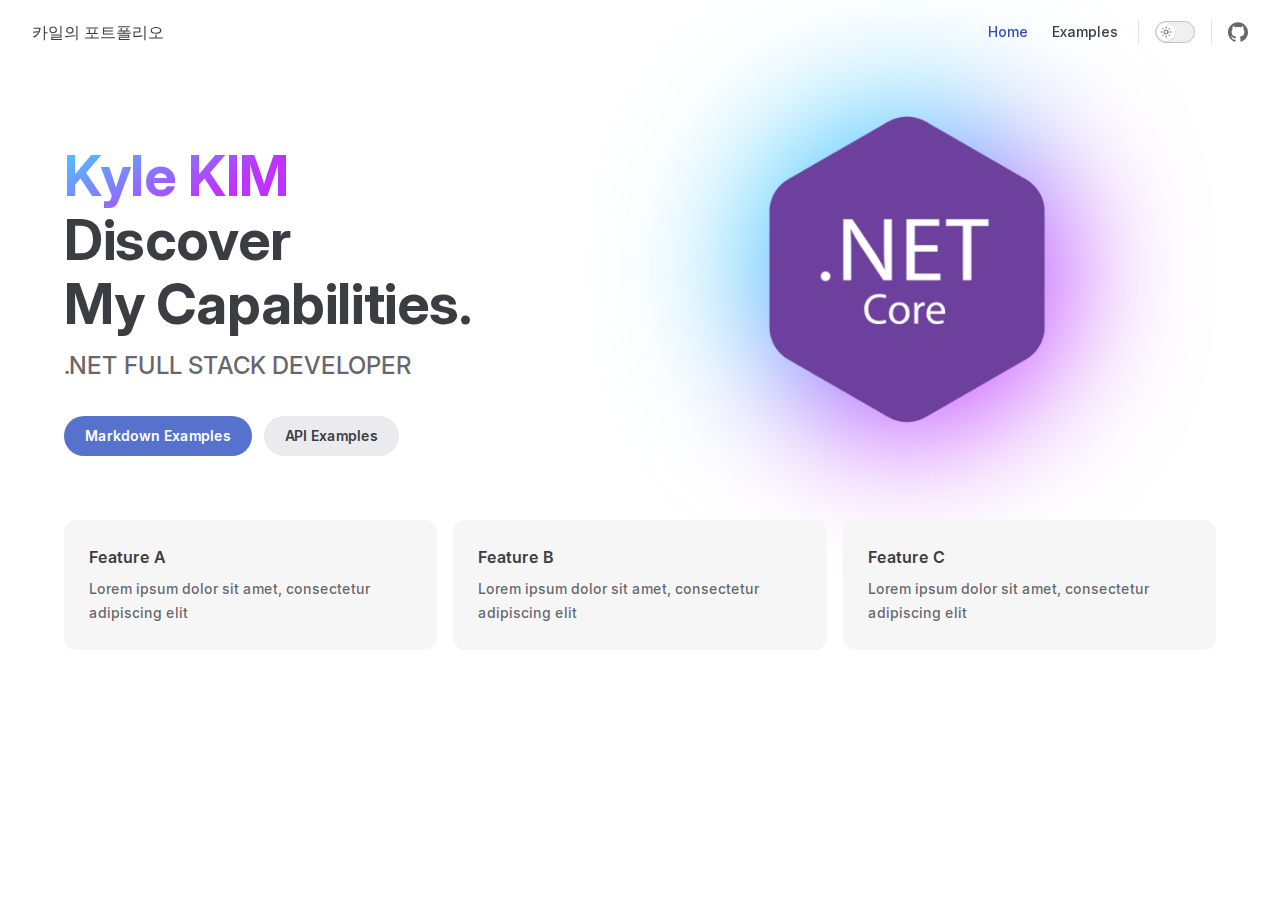
<file: index.html>
<!DOCTYPE html>
<html lang="en-US" dir="ltr">
  <head>
    <meta charset="utf-8">
    <meta name="viewport" content="width=device-width,initial-scale=1">
    <title>카일의 포트폴리오</title>
    <meta name="description" content="Kyle의 포트폴리오 안내 페이지">
    <meta name="generator" content="VitePress v1.5.0">
    <link rel="preload stylesheet" href="/assets/style.Bpom6SVV.css" as="style">
    <link rel="preload stylesheet" href="/vp-icons.css" as="style">
    
    <script type="module" src="/assets/app.CgkEBVeE.js"></script>
    <link rel="preload" href="/assets/inter-roman-latin.Di8DUHzh.woff2" as="font" type="font/woff2" crossorigin="">
    <link rel="modulepreload" href="/assets/chunks/theme.BZYu0AzV.js">
    <link rel="modulepreload" href="/assets/chunks/framework.DFDi2gAL.js">
    <link rel="modulepreload" href="/assets/index.md.oxh8yd6A.lean.js">
    <script id="check-dark-mode">(()=>{const e=localStorage.getItem("vitepress-theme-appearance")||"auto",a=window.matchMedia("(prefers-color-scheme: dark)").matches;(!e||e==="auto"?a:e==="dark")&&document.documentElement.classList.add("dark")})();</script>
    <script id="check-mac-os">document.documentElement.classList.toggle("mac",/Mac|iPhone|iPod|iPad/i.test(navigator.platform));</script>
  </head>
  <body>
    <div id="app"><div class="Layout" data-v-5d98c3a5><!--[--><!--]--><!--[--><span tabindex="-1" data-v-0f60ec36></span><a href="#VPContent" class="VPSkipLink visually-hidden" data-v-0f60ec36> Skip to content </a><!--]--><!----><header class="VPNav" data-v-5d98c3a5 data-v-ae24b3ad><div class="VPNavBar" data-v-ae24b3ad data-v-6aa21345><div class="wrapper" data-v-6aa21345><div class="container" data-v-6aa21345><div class="title" data-v-6aa21345><div class="VPNavBarTitle" data-v-6aa21345 data-v-1168a8e4><a class="title" href="/" data-v-1168a8e4><!--[--><!--]--><!----><span data-v-1168a8e4>카일의 포트폴리오</span><!--[--><!--]--></a></div></div><div class="content" data-v-6aa21345><div class="content-body" data-v-6aa21345><!--[--><!--]--><div class="VPNavBarSearch search" data-v-6aa21345><!----></div><nav aria-labelledby="main-nav-aria-label" class="VPNavBarMenu menu" data-v-6aa21345 data-v-dc692963><span id="main-nav-aria-label" class="visually-hidden" data-v-dc692963> Main Navigation </span><!--[--><!--[--><a class="VPLink link VPNavBarMenuLink active" href="/" tabindex="0" data-v-dc692963 data-v-e56f3d57><!--[--><span data-v-e56f3d57>Home</span><!--]--></a><!--]--><!--[--><a class="VPLink link VPNavBarMenuLink" href="/markdown-examples.html" tabindex="0" data-v-dc692963 data-v-e56f3d57><!--[--><span data-v-e56f3d57>Examples</span><!--]--></a><!--]--><!--]--></nav><!----><div class="VPNavBarAppearance appearance" data-v-6aa21345 data-v-6c893767><button class="VPSwitch VPSwitchAppearance" type="button" role="switch" title aria-checked="false" data-v-6c893767 data-v-5337faa4 data-v-1d5665e3><span class="check" data-v-1d5665e3><span class="icon" data-v-1d5665e3><!--[--><span class="vpi-sun sun" data-v-5337faa4></span><span class="vpi-moon moon" data-v-5337faa4></span><!--]--></span></span></button></div><div class="VPSocialLinks VPNavBarSocialLinks social-links" data-v-6aa21345 data-v-0394ad82 data-v-7bc22406><!--[--><a class="VPSocialLink no-icon" href="https://github.com/vuejs/vitepress" aria-label="github" target="_blank" rel="noopener" data-v-7bc22406 data-v-bd121fe5><span class="vpi-social-github"></span></a><!--]--></div><div class="VPFlyout VPNavBarExtra extra" data-v-6aa21345 data-v-bb2aa2f0 data-v-cf11d7a2><button type="button" class="button" aria-haspopup="true" aria-expanded="false" aria-label="extra navigation" data-v-cf11d7a2><span class="vpi-more-horizontal icon" data-v-cf11d7a2></span></button><div class="menu" data-v-cf11d7a2><div class="VPMenu" data-v-cf11d7a2 data-v-b98bc113><!----><!--[--><!--[--><!----><div class="group" data-v-bb2aa2f0><div class="item appearance" data-v-bb2aa2f0><p class="label" data-v-bb2aa2f0>Appearance</p><div class="appearance-action" data-v-bb2aa2f0><button class="VPSwitch VPSwitchAppearance" type="button" role="switch" title aria-checked="false" data-v-bb2aa2f0 data-v-5337faa4 data-v-1d5665e3><span class="check" data-v-1d5665e3><span class="icon" data-v-1d5665e3><!--[--><span class="vpi-sun sun" data-v-5337faa4></span><span class="vpi-moon moon" data-v-5337faa4></span><!--]--></span></span></button></div></div></div><div class="group" data-v-bb2aa2f0><div class="item social-links" data-v-bb2aa2f0><div class="VPSocialLinks social-links-list" data-v-bb2aa2f0 data-v-7bc22406><!--[--><a class="VPSocialLink no-icon" href="https://github.com/vuejs/vitepress" aria-label="github" target="_blank" rel="noopener" data-v-7bc22406 data-v-bd121fe5><span class="vpi-social-github"></span></a><!--]--></div></div></div><!--]--><!--]--></div></div></div><!--[--><!--]--><button type="button" class="VPNavBarHamburger hamburger" aria-label="mobile navigation" aria-expanded="false" aria-controls="VPNavScreen" data-v-6aa21345 data-v-e5dd9c1c><span class="container" data-v-e5dd9c1c><span class="top" data-v-e5dd9c1c></span><span class="middle" data-v-e5dd9c1c></span><span class="bottom" data-v-e5dd9c1c></span></span></button></div></div></div></div><div class="divider" data-v-6aa21345><div class="divider-line" data-v-6aa21345></div></div></div><!----></header><!----><!----><div class="VPContent is-home" id="VPContent" data-v-5d98c3a5 data-v-1428d186><div class="VPHome" data-v-1428d186 data-v-686f80a6><!--[--><!--]--><div class="VPHero has-image VPHomeHero" data-v-686f80a6 data-v-303bb580><div class="container" data-v-303bb580><div class="main" data-v-303bb580><!--[--><!--]--><!--[--><h1 class="name" data-v-303bb580><span class="clip" data-v-303bb580>Kyle KIM</span></h1><p class="text" data-v-303bb580>Discover
My Capabilities.</p><p class="tagline" data-v-303bb580>.NET FULL STACK DEVELOPER</p><!--]--><!--[--><!--]--><div class="actions" data-v-303bb580><!--[--><div class="action" data-v-303bb580><a class="VPButton medium brand" href="/markdown-examples.html" data-v-303bb580 data-v-fa7799d5>Markdown Examples</a></div><div class="action" data-v-303bb580><a class="VPButton medium alt" href="/api-examples.html" data-v-303bb580 data-v-fa7799d5>API Examples</a></div><!--]--></div><!--[--><!--]--></div><div class="image" data-v-303bb580><div class="image-container" data-v-303bb580><div class="image-bg" data-v-303bb580></div><!--[--><!--[--><img class="VPImage image-src" src="/logoimage.png" alt=".net core logo" data-v-8426fc1a><!--]--><!--]--></div></div></div></div><!--[--><!--]--><!--[--><!--]--><div class="VPFeatures VPHomeFeatures" data-v-686f80a6 data-v-a6181336><div class="container" data-v-a6181336><div class="items" data-v-a6181336><!--[--><div class="grid-3 item" data-v-a6181336><div class="VPLink no-icon VPFeature" data-v-a6181336 data-v-a3976bdc><!--[--><article class="box" data-v-a3976bdc><!----><h2 class="title" data-v-a3976bdc>Feature A</h2><p class="details" data-v-a3976bdc>Lorem ipsum dolor sit amet, consectetur adipiscing elit</p><!----></article><!--]--></div></div><div class="grid-3 item" data-v-a6181336><div class="VPLink no-icon VPFeature" data-v-a6181336 data-v-a3976bdc><!--[--><article class="box" data-v-a3976bdc><!----><h2 class="title" data-v-a3976bdc>Feature B</h2><p class="details" data-v-a3976bdc>Lorem ipsum dolor sit amet, consectetur adipiscing elit</p><!----></article><!--]--></div></div><div class="grid-3 item" data-v-a6181336><div class="VPLink no-icon VPFeature" data-v-a6181336 data-v-a3976bdc><!--[--><article class="box" data-v-a3976bdc><!----><h2 class="title" data-v-a3976bdc>Feature C</h2><p class="details" data-v-a3976bdc>Lorem ipsum dolor sit amet, consectetur adipiscing elit</p><!----></article><!--]--></div></div><!--]--></div></div></div><!--[--><!--]--><div class="vp-doc container" style="" data-v-686f80a6 data-v-8e2d4988><!--[--><div style="position:relative;" data-v-686f80a6><div></div></div><!--]--></div></div></div><!----><!--[--><!--]--></div></div>
    <script>window.__VP_HASH_MAP__=JSON.parse("{\"api-examples.md\":\"ChiMnWC2\",\"index.md\":\"oxh8yd6A\",\"markdown-examples.md\":\"D61ZWX8-\"}");window.__VP_SITE_DATA__=JSON.parse("{\"lang\":\"en-US\",\"dir\":\"ltr\",\"title\":\"카일의 포트폴리오\",\"description\":\"Kyle의 포트폴리오 안내 페이지\",\"base\":\"/\",\"head\":[],\"router\":{\"prefetchLinks\":true},\"appearance\":true,\"themeConfig\":{\"nav\":[{\"text\":\"Home\",\"link\":\"/\"},{\"text\":\"Examples\",\"link\":\"/markdown-examples\"}],\"sidebar\":[{\"text\":\"Examples\",\"items\":[{\"text\":\"Markdown Examples\",\"link\":\"/markdown-examples\"},{\"text\":\"Runtime API Examples\",\"link\":\"/api-examples\"}]}],\"socialLinks\":[{\"icon\":\"github\",\"link\":\"https://github.com/vuejs/vitepress\"}]},\"locales\":{},\"scrollOffset\":134,\"cleanUrls\":false}");</script>
    
  </body>
</html>
</file>
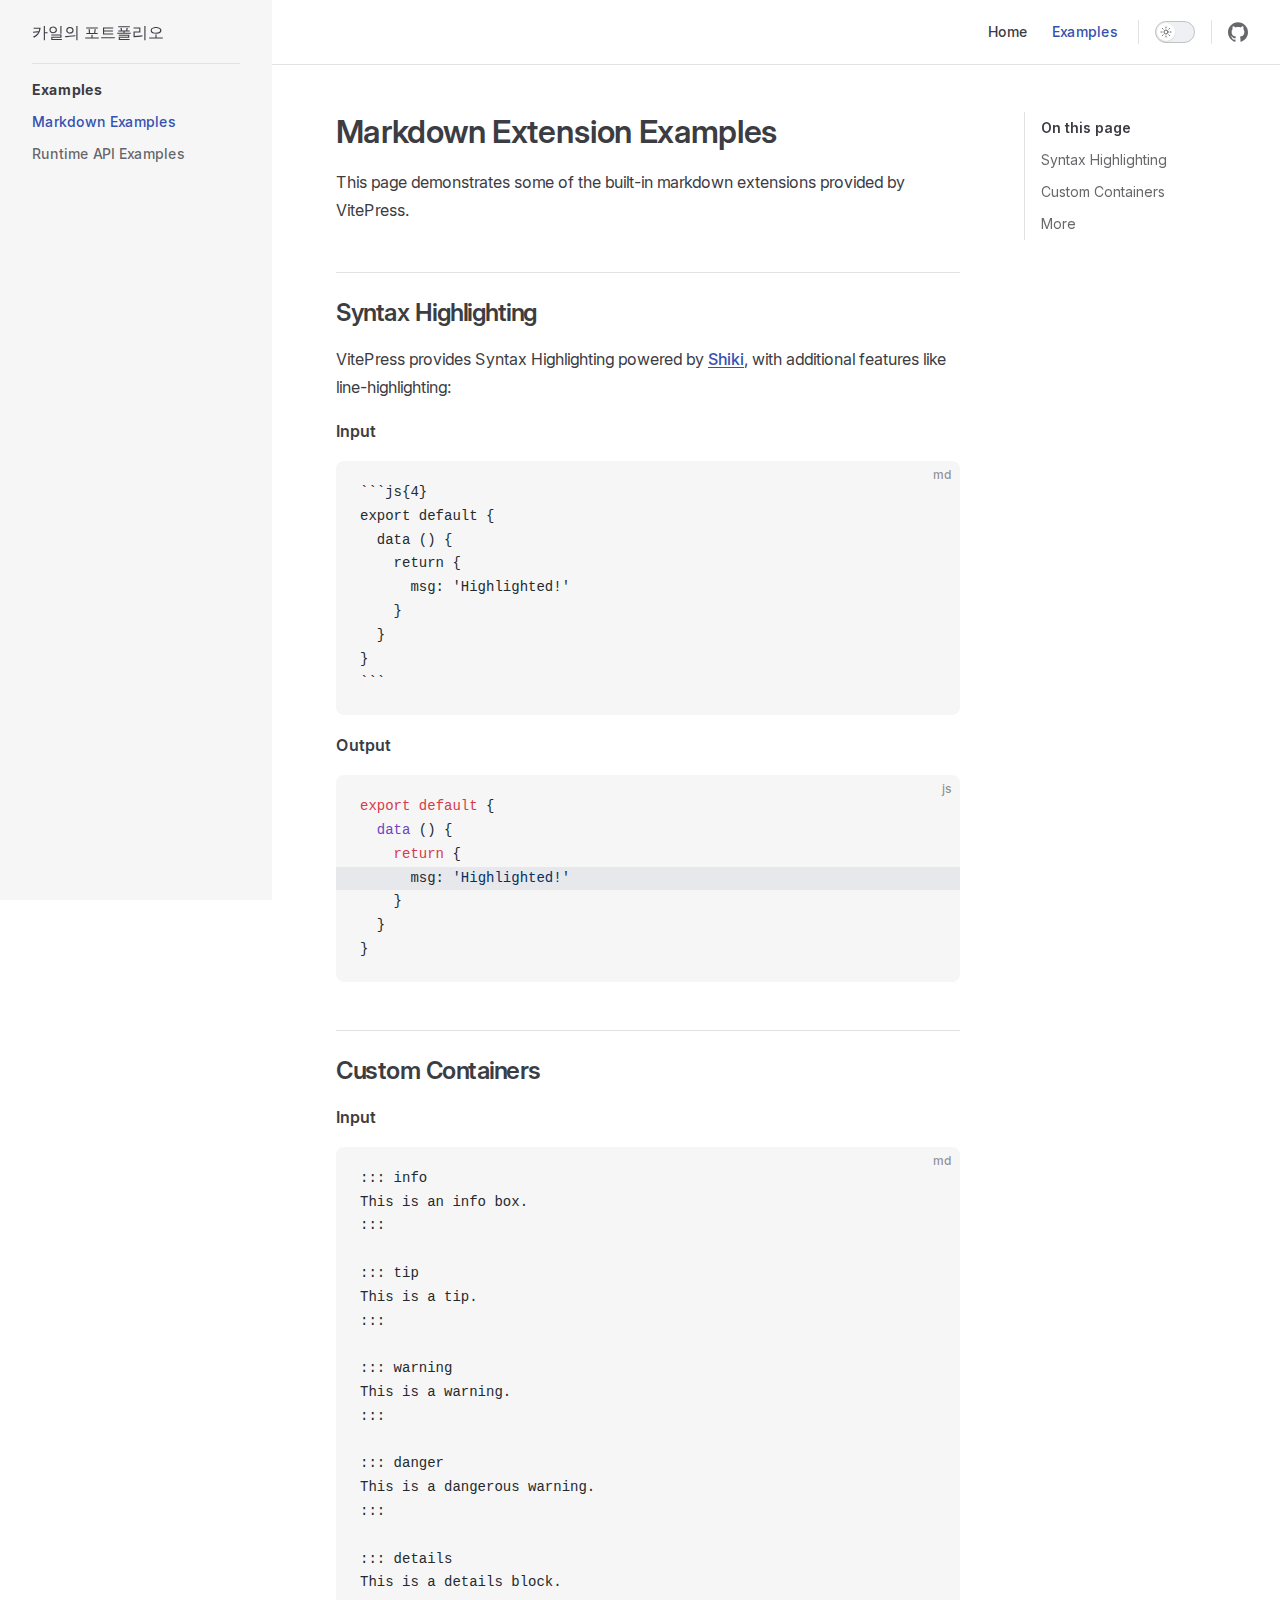
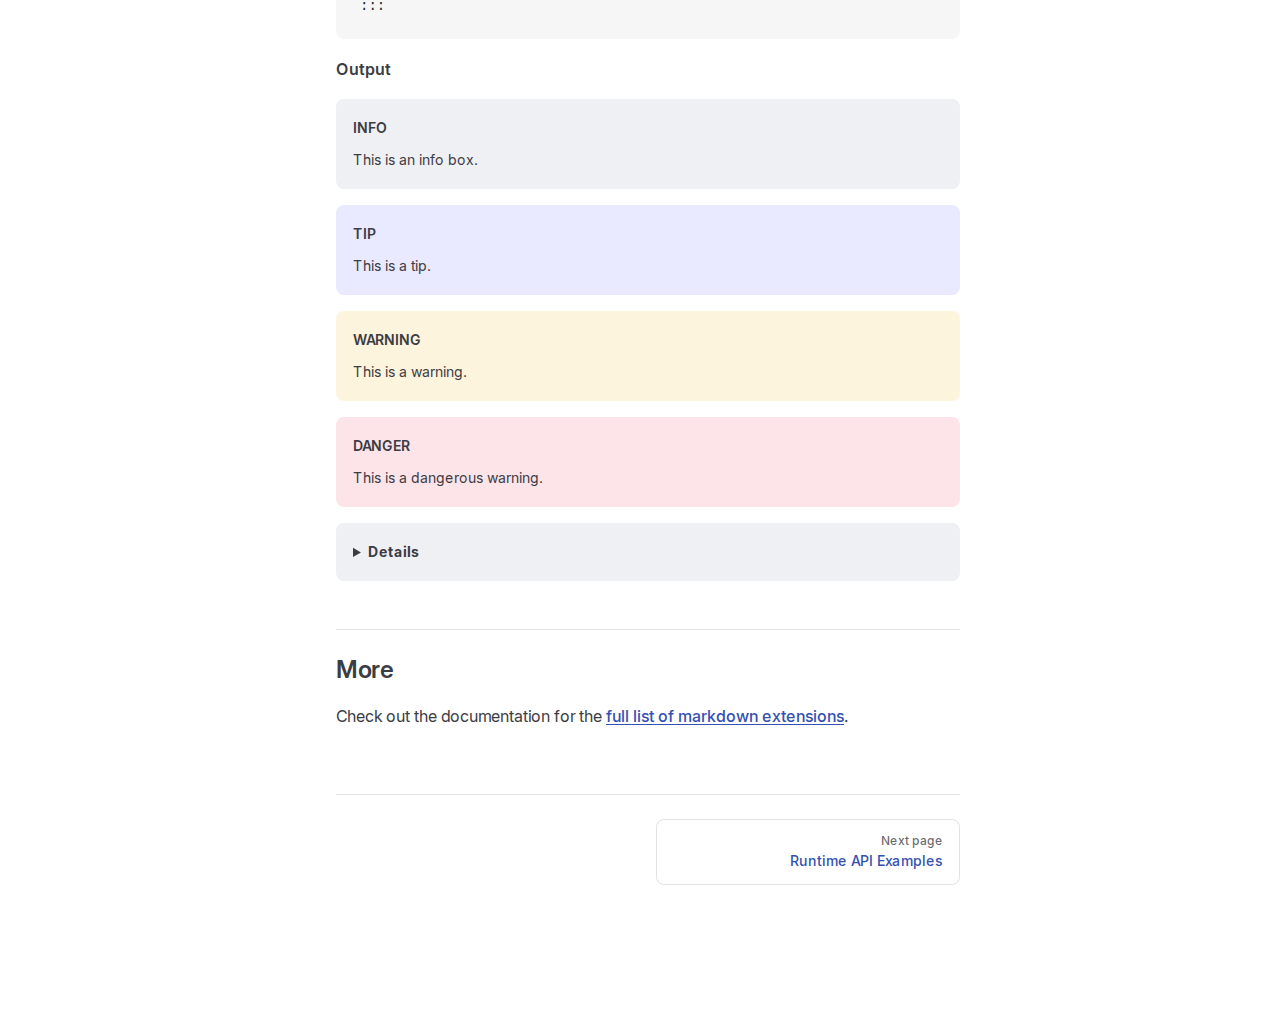
<file: markdown-examples.html>
<!DOCTYPE html>
<html lang="en-US" dir="ltr">
  <head>
    <meta charset="utf-8">
    <meta name="viewport" content="width=device-width,initial-scale=1">
    <title>Markdown Extension Examples | 카일의 포트폴리오</title>
    <meta name="description" content="Kyle의 포트폴리오 안내 페이지">
    <meta name="generator" content="VitePress v1.5.0">
    <link rel="preload stylesheet" href="/assets/style.Bpom6SVV.css" as="style">
    <link rel="preload stylesheet" href="/vp-icons.css" as="style">
    
    <script type="module" src="/assets/app.CgkEBVeE.js"></script>
    <link rel="preload" href="/assets/inter-roman-latin.Di8DUHzh.woff2" as="font" type="font/woff2" crossorigin="">
    <link rel="modulepreload" href="/assets/chunks/theme.BZYu0AzV.js">
    <link rel="modulepreload" href="/assets/chunks/framework.DFDi2gAL.js">
    <link rel="modulepreload" href="/assets/markdown-examples.md.D61ZWX8-.lean.js">
    <script id="check-dark-mode">(()=>{const e=localStorage.getItem("vitepress-theme-appearance")||"auto",a=window.matchMedia("(prefers-color-scheme: dark)").matches;(!e||e==="auto"?a:e==="dark")&&document.documentElement.classList.add("dark")})();</script>
    <script id="check-mac-os">document.documentElement.classList.toggle("mac",/Mac|iPhone|iPod|iPad/i.test(navigator.platform));</script>
  </head>
  <body>
    <div id="app"><div class="Layout" data-v-5d98c3a5><!--[--><!--]--><!--[--><span tabindex="-1" data-v-0f60ec36></span><a href="#VPContent" class="VPSkipLink visually-hidden" data-v-0f60ec36> Skip to content </a><!--]--><!----><header class="VPNav" data-v-5d98c3a5 data-v-ae24b3ad><div class="VPNavBar" data-v-ae24b3ad data-v-6aa21345><div class="wrapper" data-v-6aa21345><div class="container" data-v-6aa21345><div class="title" data-v-6aa21345><div class="VPNavBarTitle has-sidebar" data-v-6aa21345 data-v-1168a8e4><a class="title" href="/" data-v-1168a8e4><!--[--><!--]--><!----><span data-v-1168a8e4>카일의 포트폴리오</span><!--[--><!--]--></a></div></div><div class="content" data-v-6aa21345><div class="content-body" data-v-6aa21345><!--[--><!--]--><div class="VPNavBarSearch search" data-v-6aa21345><!----></div><nav aria-labelledby="main-nav-aria-label" class="VPNavBarMenu menu" data-v-6aa21345 data-v-dc692963><span id="main-nav-aria-label" class="visually-hidden" data-v-dc692963> Main Navigation </span><!--[--><!--[--><a class="VPLink link VPNavBarMenuLink" href="/" tabindex="0" data-v-dc692963 data-v-e56f3d57><!--[--><span data-v-e56f3d57>Home</span><!--]--></a><!--]--><!--[--><a class="VPLink link VPNavBarMenuLink active" href="/markdown-examples.html" tabindex="0" data-v-dc692963 data-v-e56f3d57><!--[--><span data-v-e56f3d57>Examples</span><!--]--></a><!--]--><!--]--></nav><!----><div class="VPNavBarAppearance appearance" data-v-6aa21345 data-v-6c893767><button class="VPSwitch VPSwitchAppearance" type="button" role="switch" title aria-checked="false" data-v-6c893767 data-v-5337faa4 data-v-1d5665e3><span class="check" data-v-1d5665e3><span class="icon" data-v-1d5665e3><!--[--><span class="vpi-sun sun" data-v-5337faa4></span><span class="vpi-moon moon" data-v-5337faa4></span><!--]--></span></span></button></div><div class="VPSocialLinks VPNavBarSocialLinks social-links" data-v-6aa21345 data-v-0394ad82 data-v-7bc22406><!--[--><a class="VPSocialLink no-icon" href="https://github.com/vuejs/vitepress" aria-label="github" target="_blank" rel="noopener" data-v-7bc22406 data-v-bd121fe5><span class="vpi-social-github"></span></a><!--]--></div><div class="VPFlyout VPNavBarExtra extra" data-v-6aa21345 data-v-bb2aa2f0 data-v-cf11d7a2><button type="button" class="button" aria-haspopup="true" aria-expanded="false" aria-label="extra navigation" data-v-cf11d7a2><span class="vpi-more-horizontal icon" data-v-cf11d7a2></span></button><div class="menu" data-v-cf11d7a2><div class="VPMenu" data-v-cf11d7a2 data-v-b98bc113><!----><!--[--><!--[--><!----><div class="group" data-v-bb2aa2f0><div class="item appearance" data-v-bb2aa2f0><p class="label" data-v-bb2aa2f0>Appearance</p><div class="appearance-action" data-v-bb2aa2f0><button class="VPSwitch VPSwitchAppearance" type="button" role="switch" title aria-checked="false" data-v-bb2aa2f0 data-v-5337faa4 data-v-1d5665e3><span class="check" data-v-1d5665e3><span class="icon" data-v-1d5665e3><!--[--><span class="vpi-sun sun" data-v-5337faa4></span><span class="vpi-moon moon" data-v-5337faa4></span><!--]--></span></span></button></div></div></div><div class="group" data-v-bb2aa2f0><div class="item social-links" data-v-bb2aa2f0><div class="VPSocialLinks social-links-list" data-v-bb2aa2f0 data-v-7bc22406><!--[--><a class="VPSocialLink no-icon" href="https://github.com/vuejs/vitepress" aria-label="github" target="_blank" rel="noopener" data-v-7bc22406 data-v-bd121fe5><span class="vpi-social-github"></span></a><!--]--></div></div></div><!--]--><!--]--></div></div></div><!--[--><!--]--><button type="button" class="VPNavBarHamburger hamburger" aria-label="mobile navigation" aria-expanded="false" aria-controls="VPNavScreen" data-v-6aa21345 data-v-e5dd9c1c><span class="container" data-v-e5dd9c1c><span class="top" data-v-e5dd9c1c></span><span class="middle" data-v-e5dd9c1c></span><span class="bottom" data-v-e5dd9c1c></span></span></button></div></div></div></div><div class="divider" data-v-6aa21345><div class="divider-line" data-v-6aa21345></div></div></div><!----></header><div class="VPLocalNav has-sidebar empty" data-v-5d98c3a5 data-v-a6f0e41e><div class="container" data-v-a6f0e41e><button class="menu" aria-expanded="false" aria-controls="VPSidebarNav" data-v-a6f0e41e><span class="vpi-align-left menu-icon" data-v-a6f0e41e></span><span class="menu-text" data-v-a6f0e41e>Menu</span></button><div class="VPLocalNavOutlineDropdown" style="--vp-vh:0px;" data-v-a6f0e41e data-v-17a5e62e><button data-v-17a5e62e>Return to top</button><!----></div></div></div><aside class="VPSidebar" data-v-5d98c3a5 data-v-319d5ca6><div class="curtain" data-v-319d5ca6></div><nav class="nav" id="VPSidebarNav" aria-labelledby="sidebar-aria-label" tabindex="-1" data-v-319d5ca6><span class="visually-hidden" id="sidebar-aria-label" data-v-319d5ca6> Sidebar Navigation </span><!--[--><!--]--><!--[--><div class="no-transition group" data-v-c40bc020><section class="VPSidebarItem level-0 has-active" data-v-c40bc020 data-v-b7550ba0><div class="item" role="button" tabindex="0" data-v-b7550ba0><div class="indicator" data-v-b7550ba0></div><h2 class="text" data-v-b7550ba0>Examples</h2><!----></div><div class="items" data-v-b7550ba0><!--[--><div class="VPSidebarItem level-1 is-link" data-v-b7550ba0 data-v-b7550ba0><div class="item" data-v-b7550ba0><div class="indicator" data-v-b7550ba0></div><a class="VPLink link link" href="/markdown-examples.html" data-v-b7550ba0><!--[--><p class="text" data-v-b7550ba0>Markdown Examples</p><!--]--></a><!----></div><!----></div><div class="VPSidebarItem level-1 is-link" data-v-b7550ba0 data-v-b7550ba0><div class="item" data-v-b7550ba0><div class="indicator" data-v-b7550ba0></div><a class="VPLink link link" href="/api-examples.html" data-v-b7550ba0><!--[--><p class="text" data-v-b7550ba0>Runtime API Examples</p><!--]--></a><!----></div><!----></div><!--]--></div></section></div><!--]--><!--[--><!--]--></nav></aside><div class="VPContent has-sidebar" id="VPContent" data-v-5d98c3a5 data-v-1428d186><div class="VPDoc has-sidebar has-aside" data-v-1428d186 data-v-39a288b8><!--[--><!--]--><div class="container" data-v-39a288b8><div class="aside" data-v-39a288b8><div class="aside-curtain" data-v-39a288b8></div><div class="aside-container" data-v-39a288b8><div class="aside-content" data-v-39a288b8><div class="VPDocAside" data-v-39a288b8 data-v-3f215769><!--[--><!--]--><!--[--><!--]--><nav aria-labelledby="doc-outline-aria-label" class="VPDocAsideOutline" data-v-3f215769 data-v-a5bbad30><div class="content" data-v-a5bbad30><div class="outline-marker" data-v-a5bbad30></div><div aria-level="2" class="outline-title" id="doc-outline-aria-label" role="heading" data-v-a5bbad30>On this page</div><ul class="VPDocOutlineItem root" data-v-a5bbad30 data-v-b933a997><!--[--><!--]--></ul></div></nav><!--[--><!--]--><div class="spacer" data-v-3f215769></div><!--[--><!--]--><!----><!--[--><!--]--><!--[--><!--]--></div></div></div></div><div class="content" data-v-39a288b8><div class="content-container" data-v-39a288b8><!--[--><!--]--><main class="main" data-v-39a288b8><div style="position:relative;" class="vp-doc _markdown-examples" data-v-39a288b8><div><h1 id="markdown-extension-examples" tabindex="-1">Markdown Extension Examples <a class="header-anchor" href="#markdown-extension-examples" aria-label="Permalink to &quot;Markdown Extension Examples&quot;">​</a></h1><p>This page demonstrates some of the built-in markdown extensions provided by VitePress.</p><h2 id="syntax-highlighting" tabindex="-1">Syntax Highlighting <a class="header-anchor" href="#syntax-highlighting" aria-label="Permalink to &quot;Syntax Highlighting&quot;">​</a></h2><p>VitePress provides Syntax Highlighting powered by <a href="https://github.com/shikijs/shiki" target="_blank" rel="noreferrer">Shiki</a>, with additional features like line-highlighting:</p><p><strong>Input</strong></p><div class="language-md vp-adaptive-theme"><button title="Copy Code" class="copy"></button><span class="lang">md</span><pre class="shiki shiki-themes github-light github-dark vp-code" tabindex="0"><code><span class="line"><span style="--shiki-light:#24292E;--shiki-dark:#E1E4E8;">```js{4}</span></span>
<span class="line"><span style="--shiki-light:#24292E;--shiki-dark:#E1E4E8;">export default {</span></span>
<span class="line"><span style="--shiki-light:#24292E;--shiki-dark:#E1E4E8;">  data () {</span></span>
<span class="line"><span style="--shiki-light:#24292E;--shiki-dark:#E1E4E8;">    return {</span></span>
<span class="line"><span style="--shiki-light:#24292E;--shiki-dark:#E1E4E8;">      msg: &#39;Highlighted!&#39;</span></span>
<span class="line"><span style="--shiki-light:#24292E;--shiki-dark:#E1E4E8;">    }</span></span>
<span class="line"><span style="--shiki-light:#24292E;--shiki-dark:#E1E4E8;">  }</span></span>
<span class="line"><span style="--shiki-light:#24292E;--shiki-dark:#E1E4E8;">}</span></span>
<span class="line"><span style="--shiki-light:#24292E;--shiki-dark:#E1E4E8;">```</span></span></code></pre></div><p><strong>Output</strong></p><div class="language-js vp-adaptive-theme"><button title="Copy Code" class="copy"></button><span class="lang">js</span><pre class="shiki shiki-themes github-light github-dark vp-code" tabindex="0"><code><span class="line"><span style="--shiki-light:#D73A49;--shiki-dark:#F97583;">export</span><span style="--shiki-light:#D73A49;--shiki-dark:#F97583;"> default</span><span style="--shiki-light:#24292E;--shiki-dark:#E1E4E8;"> {</span></span>
<span class="line"><span style="--shiki-light:#6F42C1;--shiki-dark:#B392F0;">  data</span><span style="--shiki-light:#24292E;--shiki-dark:#E1E4E8;"> () {</span></span>
<span class="line"><span style="--shiki-light:#D73A49;--shiki-dark:#F97583;">    return</span><span style="--shiki-light:#24292E;--shiki-dark:#E1E4E8;"> {</span></span>
<span class="line highlighted"><span style="--shiki-light:#24292E;--shiki-dark:#E1E4E8;">      msg: </span><span style="--shiki-light:#032F62;--shiki-dark:#9ECBFF;">&#39;Highlighted!&#39;</span></span>
<span class="line"><span style="--shiki-light:#24292E;--shiki-dark:#E1E4E8;">    }</span></span>
<span class="line"><span style="--shiki-light:#24292E;--shiki-dark:#E1E4E8;">  }</span></span>
<span class="line"><span style="--shiki-light:#24292E;--shiki-dark:#E1E4E8;">}</span></span></code></pre></div><h2 id="custom-containers" tabindex="-1">Custom Containers <a class="header-anchor" href="#custom-containers" aria-label="Permalink to &quot;Custom Containers&quot;">​</a></h2><p><strong>Input</strong></p><div class="language-md vp-adaptive-theme"><button title="Copy Code" class="copy"></button><span class="lang">md</span><pre class="shiki shiki-themes github-light github-dark vp-code" tabindex="0"><code><span class="line"><span style="--shiki-light:#24292E;--shiki-dark:#E1E4E8;">::: info</span></span>
<span class="line"><span style="--shiki-light:#24292E;--shiki-dark:#E1E4E8;">This is an info box.</span></span>
<span class="line"><span style="--shiki-light:#24292E;--shiki-dark:#E1E4E8;">:::</span></span>
<span class="line"></span>
<span class="line"><span style="--shiki-light:#24292E;--shiki-dark:#E1E4E8;">::: tip</span></span>
<span class="line"><span style="--shiki-light:#24292E;--shiki-dark:#E1E4E8;">This is a tip.</span></span>
<span class="line"><span style="--shiki-light:#24292E;--shiki-dark:#E1E4E8;">:::</span></span>
<span class="line"></span>
<span class="line"><span style="--shiki-light:#24292E;--shiki-dark:#E1E4E8;">::: warning</span></span>
<span class="line"><span style="--shiki-light:#24292E;--shiki-dark:#E1E4E8;">This is a warning.</span></span>
<span class="line"><span style="--shiki-light:#24292E;--shiki-dark:#E1E4E8;">:::</span></span>
<span class="line"></span>
<span class="line"><span style="--shiki-light:#24292E;--shiki-dark:#E1E4E8;">::: danger</span></span>
<span class="line"><span style="--shiki-light:#24292E;--shiki-dark:#E1E4E8;">This is a dangerous warning.</span></span>
<span class="line"><span style="--shiki-light:#24292E;--shiki-dark:#E1E4E8;">:::</span></span>
<span class="line"></span>
<span class="line"><span style="--shiki-light:#24292E;--shiki-dark:#E1E4E8;">::: details</span></span>
<span class="line"><span style="--shiki-light:#24292E;--shiki-dark:#E1E4E8;">This is a details block.</span></span>
<span class="line"><span style="--shiki-light:#24292E;--shiki-dark:#E1E4E8;">:::</span></span></code></pre></div><p><strong>Output</strong></p><div class="info custom-block"><p class="custom-block-title">INFO</p><p>This is an info box.</p></div><div class="tip custom-block"><p class="custom-block-title">TIP</p><p>This is a tip.</p></div><div class="warning custom-block"><p class="custom-block-title">WARNING</p><p>This is a warning.</p></div><div class="danger custom-block"><p class="custom-block-title">DANGER</p><p>This is a dangerous warning.</p></div><details class="details custom-block"><summary>Details</summary><p>This is a details block.</p></details><h2 id="more" tabindex="-1">More <a class="header-anchor" href="#more" aria-label="Permalink to &quot;More&quot;">​</a></h2><p>Check out the documentation for the <a href="https://vitepress.dev/guide/markdown" target="_blank" rel="noreferrer">full list of markdown extensions</a>.</p></div></div></main><footer class="VPDocFooter" data-v-39a288b8 data-v-e257564d><!--[--><!--]--><!----><nav class="prev-next" aria-labelledby="doc-footer-aria-label" data-v-e257564d><span class="visually-hidden" id="doc-footer-aria-label" data-v-e257564d>Pager</span><div class="pager" data-v-e257564d><!----></div><div class="pager" data-v-e257564d><a class="VPLink link pager-link next" href="/api-examples.html" data-v-e257564d><!--[--><span class="desc" data-v-e257564d>Next page</span><span class="title" data-v-e257564d>Runtime API Examples</span><!--]--></a></div></nav></footer><!--[--><!--]--></div></div></div><!--[--><!--]--></div></div><!----><!--[--><!--]--></div></div>
    <script>window.__VP_HASH_MAP__=JSON.parse("{\"api-examples.md\":\"ChiMnWC2\",\"index.md\":\"oxh8yd6A\",\"markdown-examples.md\":\"D61ZWX8-\"}");window.__VP_SITE_DATA__=JSON.parse("{\"lang\":\"en-US\",\"dir\":\"ltr\",\"title\":\"카일의 포트폴리오\",\"description\":\"Kyle의 포트폴리오 안내 페이지\",\"base\":\"/\",\"head\":[],\"router\":{\"prefetchLinks\":true},\"appearance\":true,\"themeConfig\":{\"nav\":[{\"text\":\"Home\",\"link\":\"/\"},{\"text\":\"Examples\",\"link\":\"/markdown-examples\"}],\"sidebar\":[{\"text\":\"Examples\",\"items\":[{\"text\":\"Markdown Examples\",\"link\":\"/markdown-examples\"},{\"text\":\"Runtime API Examples\",\"link\":\"/api-examples\"}]}],\"socialLinks\":[{\"icon\":\"github\",\"link\":\"https://github.com/vuejs/vitepress\"}]},\"locales\":{},\"scrollOffset\":134,\"cleanUrls\":false}");</script>
    
  </body>
</html>
</file>
<file: assets/style.Bpom6SVV.css>
:root{--vp-home-hero-name-color: transparent !important;--vp-home-hero-name-background: -webkit-linear-gradient(120deg, #bd34fe 30%, #41d1ff) !important;--vp-home-hero-image-background-image: linear-gradient(-45deg, #bd34fe 50%, #47caff 50%) !important;--vp-home-hero-image-filter: blur(44px) !important}@media (min-width: 640px){:root{--vp-home-hero-image-filter: blur(56px) !important}}@media (min-width: 960px){:root{--vp-home-hero-image-filter: blur(68px) !important}}@font-face{font-family:Inter;font-style:normal;font-weight:100 900;font-display:swap;src:url(/assets/inter-roman-cyrillic-ext.BBPuwvHQ.woff2) format("woff2");unicode-range:U+0460-052F,U+1C80-1C88,U+20B4,U+2DE0-2DFF,U+A640-A69F,U+FE2E-FE2F}@font-face{font-family:Inter;font-style:normal;font-weight:100 900;font-display:swap;src:url(/assets/inter-roman-cyrillic.C5lxZ8CY.woff2) format("woff2");unicode-range:U+0301,U+0400-045F,U+0490-0491,U+04B0-04B1,U+2116}@font-face{font-family:Inter;font-style:normal;font-weight:100 900;font-display:swap;src:url(/assets/inter-roman-greek-ext.CqjqNYQ-.woff2) format("woff2");unicode-range:U+1F00-1FFF}@font-face{font-family:Inter;font-style:normal;font-weight:100 900;font-display:swap;src:url(/assets/inter-roman-greek.BBVDIX6e.woff2) format("woff2");unicode-range:U+0370-0377,U+037A-037F,U+0384-038A,U+038C,U+038E-03A1,U+03A3-03FF}@font-face{font-family:Inter;font-style:normal;font-weight:100 900;font-display:swap;src:url(/assets/inter-roman-vietnamese.BjW4sHH5.woff2) format("woff2");unicode-range:U+0102-0103,U+0110-0111,U+0128-0129,U+0168-0169,U+01A0-01A1,U+01AF-01B0,U+0300-0301,U+0303-0304,U+0308-0309,U+0323,U+0329,U+1EA0-1EF9,U+20AB}@font-face{font-family:Inter;font-style:normal;font-weight:100 900;font-display:swap;src:url(/assets/inter-roman-latin-ext.4ZJIpNVo.woff2) format("woff2");unicode-range:U+0100-02AF,U+0304,U+0308,U+0329,U+1E00-1E9F,U+1EF2-1EFF,U+2020,U+20A0-20AB,U+20AD-20C0,U+2113,U+2C60-2C7F,U+A720-A7FF}@font-face{font-family:Inter;font-style:normal;font-weight:100 900;font-display:swap;src:url(/assets/inter-roman-latin.Di8DUHzh.woff2) format("woff2");unicode-range:U+0000-00FF,U+0131,U+0152-0153,U+02BB-02BC,U+02C6,U+02DA,U+02DC,U+0304,U+0308,U+0329,U+2000-206F,U+2074,U+20AC,U+2122,U+2191,U+2193,U+2212,U+2215,U+FEFF,U+FFFD}@font-face{font-family:Inter;font-style:italic;font-weight:100 900;font-display:swap;src:url(/assets/inter-italic-cyrillic-ext.r48I6akx.woff2) format("woff2");unicode-range:U+0460-052F,U+1C80-1C88,U+20B4,U+2DE0-2DFF,U+A640-A69F,U+FE2E-FE2F}@font-face{font-family:Inter;font-style:italic;font-weight:100 900;font-display:swap;src:url(/assets/inter-italic-cyrillic.By2_1cv3.woff2) format("woff2");unicode-range:U+0301,U+0400-045F,U+0490-0491,U+04B0-04B1,U+2116}@font-face{font-family:Inter;font-style:italic;font-weight:100 900;font-display:swap;src:url(/assets/inter-italic-greek-ext.1u6EdAuj.woff2) format("woff2");unicode-range:U+1F00-1FFF}@font-face{font-family:Inter;font-style:italic;font-weight:100 900;font-display:swap;src:url(/assets/inter-italic-greek.DJ8dCoTZ.woff2) format("woff2");unicode-range:U+0370-0377,U+037A-037F,U+0384-038A,U+038C,U+038E-03A1,U+03A3-03FF}@font-face{font-family:Inter;font-style:italic;font-weight:100 900;font-display:swap;src:url(/assets/inter-italic-vietnamese.BSbpV94h.woff2) format("woff2");unicode-range:U+0102-0103,U+0110-0111,U+0128-0129,U+0168-0169,U+01A0-01A1,U+01AF-01B0,U+0300-0301,U+0303-0304,U+0308-0309,U+0323,U+0329,U+1EA0-1EF9,U+20AB}@font-face{font-family:Inter;font-style:italic;font-weight:100 900;font-display:swap;src:url(/assets/inter-italic-latin-ext.CN1xVJS-.woff2) format("woff2");unicode-range:U+0100-02AF,U+0304,U+0308,U+0329,U+1E00-1E9F,U+1EF2-1EFF,U+2020,U+20A0-20AB,U+20AD-20C0,U+2113,U+2C60-2C7F,U+A720-A7FF}@font-face{font-family:Inter;font-style:italic;font-weight:100 900;font-display:swap;src:url(/assets/inter-italic-latin.C2AdPX0b.woff2) format("woff2");unicode-range:U+0000-00FF,U+0131,U+0152-0153,U+02BB-02BC,U+02C6,U+02DA,U+02DC,U+0304,U+0308,U+0329,U+2000-206F,U+2074,U+20AC,U+2122,U+2191,U+2193,U+2212,U+2215,U+FEFF,U+FFFD}@font-face{font-family:Punctuation SC;font-weight:400;src:local("PingFang SC Regular"),local("Noto Sans CJK SC"),local("Microsoft YaHei");unicode-range:U+201C,U+201D,U+2018,U+2019,U+2E3A,U+2014,U+2013,U+2026,U+00B7,U+007E,U+002F}@font-face{font-family:Punctuation SC;font-weight:500;src:local("PingFang SC Medium"),local("Noto Sans CJK SC"),local("Microsoft YaHei");unicode-range:U+201C,U+201D,U+2018,U+2019,U+2E3A,U+2014,U+2013,U+2026,U+00B7,U+007E,U+002F}@font-face{font-family:Punctuation SC;font-weight:600;src:local("PingFang SC Semibold"),local("Noto Sans CJK SC Bold"),local("Microsoft YaHei Bold");unicode-range:U+201C,U+201D,U+2018,U+2019,U+2E3A,U+2014,U+2013,U+2026,U+00B7,U+007E,U+002F}@font-face{font-family:Punctuation SC;font-weight:700;src:local("PingFang SC Semibold"),local("Noto Sans CJK SC Bold"),local("Microsoft YaHei Bold");unicode-range:U+201C,U+201D,U+2018,U+2019,U+2E3A,U+2014,U+2013,U+2026,U+00B7,U+007E,U+002F}:root{--vp-c-white: #ffffff;--vp-c-black: #000000;--vp-c-neutral: var(--vp-c-black);--vp-c-neutral-inverse: var(--vp-c-white)}.dark{--vp-c-neutral: var(--vp-c-white);--vp-c-neutral-inverse: var(--vp-c-black)}:root{--vp-c-gray-1: #dddde3;--vp-c-gray-2: #e4e4e9;--vp-c-gray-3: #ebebef;--vp-c-gray-soft: rgba(142, 150, 170, .14);--vp-c-indigo-1: #3451b2;--vp-c-indigo-2: #3a5ccc;--vp-c-indigo-3: #5672cd;--vp-c-indigo-soft: rgba(100, 108, 255, .14);--vp-c-purple-1: #6f42c1;--vp-c-purple-2: #7e4cc9;--vp-c-purple-3: #8e5cd9;--vp-c-purple-soft: rgba(159, 122, 234, .14);--vp-c-green-1: #18794e;--vp-c-green-2: #299764;--vp-c-green-3: #30a46c;--vp-c-green-soft: rgba(16, 185, 129, .14);--vp-c-yellow-1: #915930;--vp-c-yellow-2: #946300;--vp-c-yellow-3: #9f6a00;--vp-c-yellow-soft: rgba(234, 179, 8, .14);--vp-c-red-1: #b8272c;--vp-c-red-2: #d5393e;--vp-c-red-3: #e0575b;--vp-c-red-soft: rgba(244, 63, 94, .14);--vp-c-sponsor: #db2777}.dark{--vp-c-gray-1: #515c67;--vp-c-gray-2: #414853;--vp-c-gray-3: #32363f;--vp-c-gray-soft: rgba(101, 117, 133, .16);--vp-c-indigo-1: #a8b1ff;--vp-c-indigo-2: #5c73e7;--vp-c-indigo-3: #3e63dd;--vp-c-indigo-soft: rgba(100, 108, 255, .16);--vp-c-purple-1: #c8abfa;--vp-c-purple-2: #a879e6;--vp-c-purple-3: #8e5cd9;--vp-c-purple-soft: rgba(159, 122, 234, .16);--vp-c-green-1: #3dd68c;--vp-c-green-2: #30a46c;--vp-c-green-3: #298459;--vp-c-green-soft: rgba(16, 185, 129, .16);--vp-c-yellow-1: #f9b44e;--vp-c-yellow-2: #da8b17;--vp-c-yellow-3: #a46a0a;--vp-c-yellow-soft: rgba(234, 179, 8, .16);--vp-c-red-1: #f66f81;--vp-c-red-2: #f14158;--vp-c-red-3: #b62a3c;--vp-c-red-soft: rgba(244, 63, 94, .16)}:root{--vp-c-bg: #ffffff;--vp-c-bg-alt: #f6f6f7;--vp-c-bg-elv: #ffffff;--vp-c-bg-soft: #f6f6f7}.dark{--vp-c-bg: #1b1b1f;--vp-c-bg-alt: #161618;--vp-c-bg-elv: #202127;--vp-c-bg-soft: #202127}:root{--vp-c-border: #c2c2c4;--vp-c-divider: #e2e2e3;--vp-c-gutter: #e2e2e3}.dark{--vp-c-border: #3c3f44;--vp-c-divider: #2e2e32;--vp-c-gutter: #000000}:root{--vp-c-text-1: rgba(60, 60, 67);--vp-c-text-2: rgba(60, 60, 67, .78);--vp-c-text-3: rgba(60, 60, 67, .56)}.dark{--vp-c-text-1: rgba(255, 255, 245, .86);--vp-c-text-2: rgba(235, 235, 245, .6);--vp-c-text-3: rgba(235, 235, 245, .38)}:root{--vp-c-default-1: var(--vp-c-gray-1);--vp-c-default-2: var(--vp-c-gray-2);--vp-c-default-3: var(--vp-c-gray-3);--vp-c-default-soft: var(--vp-c-gray-soft);--vp-c-brand-1: var(--vp-c-indigo-1);--vp-c-brand-2: var(--vp-c-indigo-2);--vp-c-brand-3: var(--vp-c-indigo-3);--vp-c-brand-soft: var(--vp-c-indigo-soft);--vp-c-brand: var(--vp-c-brand-1);--vp-c-tip-1: var(--vp-c-brand-1);--vp-c-tip-2: var(--vp-c-brand-2);--vp-c-tip-3: var(--vp-c-brand-3);--vp-c-tip-soft: var(--vp-c-brand-soft);--vp-c-note-1: var(--vp-c-brand-1);--vp-c-note-2: var(--vp-c-brand-2);--vp-c-note-3: var(--vp-c-brand-3);--vp-c-note-soft: var(--vp-c-brand-soft);--vp-c-success-1: var(--vp-c-green-1);--vp-c-success-2: var(--vp-c-green-2);--vp-c-success-3: var(--vp-c-green-3);--vp-c-success-soft: var(--vp-c-green-soft);--vp-c-important-1: var(--vp-c-purple-1);--vp-c-important-2: var(--vp-c-purple-2);--vp-c-important-3: var(--vp-c-purple-3);--vp-c-important-soft: var(--vp-c-purple-soft);--vp-c-warning-1: var(--vp-c-yellow-1);--vp-c-warning-2: var(--vp-c-yellow-2);--vp-c-warning-3: var(--vp-c-yellow-3);--vp-c-warning-soft: var(--vp-c-yellow-soft);--vp-c-danger-1: var(--vp-c-red-1);--vp-c-danger-2: var(--vp-c-red-2);--vp-c-danger-3: var(--vp-c-red-3);--vp-c-danger-soft: var(--vp-c-red-soft);--vp-c-caution-1: var(--vp-c-red-1);--vp-c-caution-2: var(--vp-c-red-2);--vp-c-caution-3: var(--vp-c-red-3);--vp-c-caution-soft: var(--vp-c-red-soft)}:root{--vp-font-family-base: "Inter", ui-sans-serif, system-ui, sans-serif, "Apple Color Emoji", "Segoe UI Emoji", "Segoe UI Symbol", "Noto Color Emoji";--vp-font-family-mono: ui-monospace, "Menlo", "Monaco", "Consolas", "Liberation Mono", "Courier New", monospace;font-optical-sizing:auto}:root:where(:lang(zh)){--vp-font-family-base: "Punctuation SC", "Inter", ui-sans-serif, system-ui, sans-serif, "Apple Color Emoji", "Segoe UI Emoji", "Segoe UI Symbol", "Noto Color Emoji"}:root{--vp-shadow-1: 0 1px 2px rgba(0, 0, 0, .04), 0 1px 2px rgba(0, 0, 0, .06);--vp-shadow-2: 0 3px 12px rgba(0, 0, 0, .07), 0 1px 4px rgba(0, 0, 0, .07);--vp-shadow-3: 0 12px 32px rgba(0, 0, 0, .1), 0 2px 6px rgba(0, 0, 0, .08);--vp-shadow-4: 0 14px 44px rgba(0, 0, 0, .12), 0 3px 9px rgba(0, 0, 0, .12);--vp-shadow-5: 0 18px 56px rgba(0, 0, 0, .16), 0 4px 12px rgba(0, 0, 0, .16)}:root{--vp-z-index-footer: 10;--vp-z-index-local-nav: 20;--vp-z-index-nav: 30;--vp-z-index-layout-top: 40;--vp-z-index-backdrop: 50;--vp-z-index-sidebar: 60}@media (min-width: 960px){:root{--vp-z-index-sidebar: 25}}:root{--vp-layout-max-width: 1440px}:root{--vp-header-anchor-symbol: "#"}:root{--vp-code-line-height: 1.7;--vp-code-font-size: .875em;--vp-code-color: var(--vp-c-brand-1);--vp-code-link-color: var(--vp-c-brand-1);--vp-code-link-hover-color: var(--vp-c-brand-2);--vp-code-bg: var(--vp-c-default-soft);--vp-code-block-color: var(--vp-c-text-2);--vp-code-block-bg: var(--vp-c-bg-alt);--vp-code-block-divider-color: var(--vp-c-gutter);--vp-code-lang-color: var(--vp-c-text-3);--vp-code-line-highlight-color: var(--vp-c-default-soft);--vp-code-line-number-color: var(--vp-c-text-3);--vp-code-line-diff-add-color: var(--vp-c-success-soft);--vp-code-line-diff-add-symbol-color: var(--vp-c-success-1);--vp-code-line-diff-remove-color: var(--vp-c-danger-soft);--vp-code-line-diff-remove-symbol-color: var(--vp-c-danger-1);--vp-code-line-warning-color: var(--vp-c-warning-soft);--vp-code-line-error-color: var(--vp-c-danger-soft);--vp-code-copy-code-border-color: var(--vp-c-divider);--vp-code-copy-code-bg: var(--vp-c-bg-soft);--vp-code-copy-code-hover-border-color: var(--vp-c-divider);--vp-code-copy-code-hover-bg: var(--vp-c-bg);--vp-code-copy-code-active-text: var(--vp-c-text-2);--vp-code-copy-copied-text-content: "Copied";--vp-code-tab-divider: var(--vp-code-block-divider-color);--vp-code-tab-text-color: var(--vp-c-text-2);--vp-code-tab-bg: var(--vp-code-block-bg);--vp-code-tab-hover-text-color: var(--vp-c-text-1);--vp-code-tab-active-text-color: var(--vp-c-text-1);--vp-code-tab-active-bar-color: var(--vp-c-brand-1)}:root{--vp-button-brand-border: transparent;--vp-button-brand-text: var(--vp-c-white);--vp-button-brand-bg: var(--vp-c-brand-3);--vp-button-brand-hover-border: transparent;--vp-button-brand-hover-text: var(--vp-c-white);--vp-button-brand-hover-bg: var(--vp-c-brand-2);--vp-button-brand-active-border: transparent;--vp-button-brand-active-text: var(--vp-c-white);--vp-button-brand-active-bg: var(--vp-c-brand-1);--vp-button-alt-border: transparent;--vp-button-alt-text: var(--vp-c-text-1);--vp-button-alt-bg: var(--vp-c-default-3);--vp-button-alt-hover-border: transparent;--vp-button-alt-hover-text: var(--vp-c-text-1);--vp-button-alt-hover-bg: var(--vp-c-default-2);--vp-button-alt-active-border: transparent;--vp-button-alt-active-text: var(--vp-c-text-1);--vp-button-alt-active-bg: var(--vp-c-default-1);--vp-button-sponsor-border: var(--vp-c-text-2);--vp-button-sponsor-text: var(--vp-c-text-2);--vp-button-sponsor-bg: transparent;--vp-button-sponsor-hover-border: var(--vp-c-sponsor);--vp-button-sponsor-hover-text: var(--vp-c-sponsor);--vp-button-sponsor-hover-bg: transparent;--vp-button-sponsor-active-border: var(--vp-c-sponsor);--vp-button-sponsor-active-text: var(--vp-c-sponsor);--vp-button-sponsor-active-bg: transparent}:root{--vp-custom-block-font-size: 14px;--vp-custom-block-code-font-size: 13px;--vp-custom-block-info-border: transparent;--vp-custom-block-info-text: var(--vp-c-text-1);--vp-custom-block-info-bg: var(--vp-c-default-soft);--vp-custom-block-info-code-bg: var(--vp-c-default-soft);--vp-custom-block-note-border: transparent;--vp-custom-block-note-text: var(--vp-c-text-1);--vp-custom-block-note-bg: var(--vp-c-default-soft);--vp-custom-block-note-code-bg: var(--vp-c-default-soft);--vp-custom-block-tip-border: transparent;--vp-custom-block-tip-text: var(--vp-c-text-1);--vp-custom-block-tip-bg: var(--vp-c-tip-soft);--vp-custom-block-tip-code-bg: var(--vp-c-tip-soft);--vp-custom-block-important-border: transparent;--vp-custom-block-important-text: var(--vp-c-text-1);--vp-custom-block-important-bg: var(--vp-c-important-soft);--vp-custom-block-important-code-bg: var(--vp-c-important-soft);--vp-custom-block-warning-border: transparent;--vp-custom-block-warning-text: var(--vp-c-text-1);--vp-custom-block-warning-bg: var(--vp-c-warning-soft);--vp-custom-block-warning-code-bg: var(--vp-c-warning-soft);--vp-custom-block-danger-border: transparent;--vp-custom-block-danger-text: var(--vp-c-text-1);--vp-custom-block-danger-bg: var(--vp-c-danger-soft);--vp-custom-block-danger-code-bg: var(--vp-c-danger-soft);--vp-custom-block-caution-border: transparent;--vp-custom-block-caution-text: var(--vp-c-text-1);--vp-custom-block-caution-bg: var(--vp-c-caution-soft);--vp-custom-block-caution-code-bg: var(--vp-c-caution-soft);--vp-custom-block-details-border: var(--vp-custom-block-info-border);--vp-custom-block-details-text: var(--vp-custom-block-info-text);--vp-custom-block-details-bg: var(--vp-custom-block-info-bg);--vp-custom-block-details-code-bg: var(--vp-custom-block-info-code-bg)}:root{--vp-input-border-color: var(--vp-c-border);--vp-input-bg-color: var(--vp-c-bg-alt);--vp-input-switch-bg-color: var(--vp-c-default-soft)}:root{--vp-nav-height: 64px;--vp-nav-bg-color: var(--vp-c-bg);--vp-nav-screen-bg-color: var(--vp-c-bg);--vp-nav-logo-height: 24px}.hide-nav{--vp-nav-height: 0px}.hide-nav .VPSidebar{--vp-nav-height: 22px}:root{--vp-local-nav-bg-color: var(--vp-c-bg)}:root{--vp-sidebar-width: 272px;--vp-sidebar-bg-color: var(--vp-c-bg-alt)}:root{--vp-backdrop-bg-color: rgba(0, 0, 0, .6)}:root{--vp-home-hero-name-color: var(--vp-c-brand-1);--vp-home-hero-name-background: transparent;--vp-home-hero-image-background-image: none;--vp-home-hero-image-filter: none}:root{--vp-badge-info-border: transparent;--vp-badge-info-text: var(--vp-c-text-2);--vp-badge-info-bg: var(--vp-c-default-soft);--vp-badge-tip-border: transparent;--vp-badge-tip-text: var(--vp-c-tip-1);--vp-badge-tip-bg: var(--vp-c-tip-soft);--vp-badge-warning-border: transparent;--vp-badge-warning-text: var(--vp-c-warning-1);--vp-badge-warning-bg: var(--vp-c-warning-soft);--vp-badge-danger-border: transparent;--vp-badge-danger-text: var(--vp-c-danger-1);--vp-badge-danger-bg: var(--vp-c-danger-soft)}:root{--vp-carbon-ads-text-color: var(--vp-c-text-1);--vp-carbon-ads-poweredby-color: var(--vp-c-text-2);--vp-carbon-ads-bg-color: var(--vp-c-bg-soft);--vp-carbon-ads-hover-text-color: var(--vp-c-brand-1);--vp-carbon-ads-hover-poweredby-color: var(--vp-c-text-1)}:root{--vp-local-search-bg: var(--vp-c-bg);--vp-local-search-result-bg: var(--vp-c-bg);--vp-local-search-result-border: var(--vp-c-divider);--vp-local-search-result-selected-bg: var(--vp-c-bg);--vp-local-search-result-selected-border: var(--vp-c-brand-1);--vp-local-search-highlight-bg: var(--vp-c-brand-1);--vp-local-search-highlight-text: var(--vp-c-neutral-inverse)}@media (prefers-reduced-motion: reduce){*,:before,:after{animation-delay:-1ms!important;animation-duration:1ms!important;animation-iteration-count:1!important;background-attachment:initial!important;scroll-behavior:auto!important;transition-duration:0s!important;transition-delay:0s!important}}*,:before,:after{box-sizing:border-box}html{line-height:1.4;font-size:16px;-webkit-text-size-adjust:100%}html.dark{color-scheme:dark}body{margin:0;width:100%;min-width:320px;min-height:100vh;line-height:24px;font-family:var(--vp-font-family-base);font-size:16px;font-weight:400;color:var(--vp-c-text-1);background-color:var(--vp-c-bg);font-synthesis:style;text-rendering:optimizeLegibility;-webkit-font-smoothing:antialiased;-moz-osx-font-smoothing:grayscale}main{display:block}h1,h2,h3,h4,h5,h6{margin:0;line-height:24px;font-size:16px;font-weight:400}p{margin:0}strong,b{font-weight:600}a,area,button,[role=button],input,label,select,summary,textarea{touch-action:manipulation}a{color:inherit;text-decoration:inherit}ol,ul{list-style:none;margin:0;padding:0}blockquote{margin:0}pre,code,kbd,samp{font-family:var(--vp-font-family-mono)}img,svg,video,canvas,audio,iframe,embed,object{display:block}figure{margin:0}img,video{max-width:100%;height:auto}button,input,optgroup,select,textarea{border:0;padding:0;line-height:inherit;color:inherit}button{padding:0;font-family:inherit;background-color:transparent;background-image:none}button:enabled,[role=button]:enabled{cursor:pointer}button:focus,button:focus-visible{outline:1px dotted;outline:4px auto -webkit-focus-ring-color}button:focus:not(:focus-visible){outline:none!important}input:focus,textarea:focus,select:focus{outline:none}table{border-collapse:collapse}input{background-color:transparent}input:-ms-input-placeholder,textarea:-ms-input-placeholder{color:var(--vp-c-text-3)}input::-ms-input-placeholder,textarea::-ms-input-placeholder{color:var(--vp-c-text-3)}input::placeholder,textarea::placeholder{color:var(--vp-c-text-3)}input::-webkit-outer-spin-button,input::-webkit-inner-spin-button{-webkit-appearance:none;margin:0}input[type=number]{-moz-appearance:textfield}textarea{resize:vertical}select{-webkit-appearance:none}fieldset{margin:0;padding:0}h1,h2,h3,h4,h5,h6,li,p{overflow-wrap:break-word}vite-error-overlay{z-index:9999}mjx-container{overflow-x:auto}mjx-container>svg{display:inline-block;margin:auto}[class^=vpi-],[class*=" vpi-"],.vp-icon{width:1em;height:1em}[class^=vpi-].bg,[class*=" vpi-"].bg,.vp-icon.bg{background-size:100% 100%;background-color:transparent}[class^=vpi-]:not(.bg),[class*=" vpi-"]:not(.bg),.vp-icon:not(.bg){-webkit-mask:var(--icon) no-repeat;mask:var(--icon) no-repeat;-webkit-mask-size:100% 100%;mask-size:100% 100%;background-color:currentColor;color:inherit}.vpi-align-left{--icon: url("data:image/svg+xml,%3Csvg xmlns='http://www.w3.org/2000/svg' fill='none' stroke='currentColor' stroke-linecap='round' stroke-linejoin='round' stroke-width='2' viewBox='0 0 24 24'%3E%3Cpath d='M21 6H3M15 12H3M17 18H3'/%3E%3C/svg%3E")}.vpi-arrow-right,.vpi-arrow-down,.vpi-arrow-left,.vpi-arrow-up{--icon: url("data:image/svg+xml,%3Csvg xmlns='http://www.w3.org/2000/svg' fill='none' stroke='currentColor' stroke-linecap='round' stroke-linejoin='round' stroke-width='2' viewBox='0 0 24 24'%3E%3Cpath d='M5 12h14M12 5l7 7-7 7'/%3E%3C/svg%3E")}.vpi-chevron-right,.vpi-chevron-down,.vpi-chevron-left,.vpi-chevron-up{--icon: url("data:image/svg+xml,%3Csvg xmlns='http://www.w3.org/2000/svg' fill='none' stroke='currentColor' stroke-linecap='round' stroke-linejoin='round' stroke-width='2' viewBox='0 0 24 24'%3E%3Cpath d='m9 18 6-6-6-6'/%3E%3C/svg%3E")}.vpi-chevron-down,.vpi-arrow-down{transform:rotate(90deg)}.vpi-chevron-left,.vpi-arrow-left{transform:rotate(180deg)}.vpi-chevron-up,.vpi-arrow-up{transform:rotate(-90deg)}.vpi-square-pen{--icon: url("data:image/svg+xml,%3Csvg xmlns='http://www.w3.org/2000/svg' fill='none' stroke='currentColor' stroke-linecap='round' stroke-linejoin='round' stroke-width='2' viewBox='0 0 24 24'%3E%3Cpath d='M12 3H5a2 2 0 0 0-2 2v14a2 2 0 0 0 2 2h14a2 2 0 0 0 2-2v-7'/%3E%3Cpath d='M18.375 2.625a2.121 2.121 0 1 1 3 3L12 15l-4 1 1-4Z'/%3E%3C/svg%3E")}.vpi-plus{--icon: url("data:image/svg+xml,%3Csvg xmlns='http://www.w3.org/2000/svg' fill='none' stroke='currentColor' stroke-linecap='round' stroke-linejoin='round' stroke-width='2' viewBox='0 0 24 24'%3E%3Cpath d='M5 12h14M12 5v14'/%3E%3C/svg%3E")}.vpi-sun{--icon: url("data:image/svg+xml,%3Csvg xmlns='http://www.w3.org/2000/svg' fill='none' stroke='currentColor' stroke-linecap='round' stroke-linejoin='round' stroke-width='2' viewBox='0 0 24 24'%3E%3Ccircle cx='12' cy='12' r='4'/%3E%3Cpath d='M12 2v2M12 20v2M4.93 4.93l1.41 1.41M17.66 17.66l1.41 1.41M2 12h2M20 12h2M6.34 17.66l-1.41 1.41M19.07 4.93l-1.41 1.41'/%3E%3C/svg%3E")}.vpi-moon{--icon: url("data:image/svg+xml,%3Csvg xmlns='http://www.w3.org/2000/svg' fill='none' stroke='currentColor' stroke-linecap='round' stroke-linejoin='round' stroke-width='2' viewBox='0 0 24 24'%3E%3Cpath d='M12 3a6 6 0 0 0 9 9 9 9 0 1 1-9-9Z'/%3E%3C/svg%3E")}.vpi-more-horizontal{--icon: url("data:image/svg+xml,%3Csvg xmlns='http://www.w3.org/2000/svg' fill='none' stroke='currentColor' stroke-linecap='round' stroke-linejoin='round' stroke-width='2' viewBox='0 0 24 24'%3E%3Ccircle cx='12' cy='12' r='1'/%3E%3Ccircle cx='19' cy='12' r='1'/%3E%3Ccircle cx='5' cy='12' r='1'/%3E%3C/svg%3E")}.vpi-languages{--icon: url("data:image/svg+xml,%3Csvg xmlns='http://www.w3.org/2000/svg' fill='none' stroke='currentColor' stroke-linecap='round' stroke-linejoin='round' stroke-width='2' viewBox='0 0 24 24'%3E%3Cpath d='m5 8 6 6M4 14l6-6 2-3M2 5h12M7 2h1M22 22l-5-10-5 10M14 18h6'/%3E%3C/svg%3E")}.vpi-heart{--icon: url("data:image/svg+xml,%3Csvg xmlns='http://www.w3.org/2000/svg' fill='none' stroke='currentColor' stroke-linecap='round' stroke-linejoin='round' stroke-width='2' viewBox='0 0 24 24'%3E%3Cpath d='M19 14c1.49-1.46 3-3.21 3-5.5A5.5 5.5 0 0 0 16.5 3c-1.76 0-3 .5-4.5 2-1.5-1.5-2.74-2-4.5-2A5.5 5.5 0 0 0 2 8.5c0 2.3 1.5 4.05 3 5.5l7 7Z'/%3E%3C/svg%3E")}.vpi-search{--icon: url("data:image/svg+xml,%3Csvg xmlns='http://www.w3.org/2000/svg' fill='none' stroke='currentColor' stroke-linecap='round' stroke-linejoin='round' stroke-width='2' viewBox='0 0 24 24'%3E%3Ccircle cx='11' cy='11' r='8'/%3E%3Cpath d='m21 21-4.3-4.3'/%3E%3C/svg%3E")}.vpi-layout-list{--icon: url("data:image/svg+xml,%3Csvg xmlns='http://www.w3.org/2000/svg' fill='none' stroke='currentColor' stroke-linecap='round' stroke-linejoin='round' stroke-width='2' viewBox='0 0 24 24'%3E%3Crect width='7' height='7' x='3' y='3' rx='1'/%3E%3Crect width='7' height='7' x='3' y='14' rx='1'/%3E%3Cpath d='M14 4h7M14 9h7M14 15h7M14 20h7'/%3E%3C/svg%3E")}.vpi-delete{--icon: url("data:image/svg+xml,%3Csvg xmlns='http://www.w3.org/2000/svg' fill='none' stroke='currentColor' stroke-linecap='round' stroke-linejoin='round' stroke-width='2' viewBox='0 0 24 24'%3E%3Cpath d='M20 5H9l-7 7 7 7h11a2 2 0 0 0 2-2V7a2 2 0 0 0-2-2ZM18 9l-6 6M12 9l6 6'/%3E%3C/svg%3E")}.vpi-corner-down-left{--icon: url("data:image/svg+xml,%3Csvg xmlns='http://www.w3.org/2000/svg' fill='none' stroke='currentColor' stroke-linecap='round' stroke-linejoin='round' stroke-width='2' viewBox='0 0 24 24'%3E%3Cpath d='m9 10-5 5 5 5'/%3E%3Cpath d='M20 4v7a4 4 0 0 1-4 4H4'/%3E%3C/svg%3E")}:root{--vp-icon-copy: url("data:image/svg+xml,%3Csvg xmlns='http://www.w3.org/2000/svg' fill='none' stroke='rgba(128,128,128,1)' stroke-linecap='round' stroke-linejoin='round' stroke-width='2' viewBox='0 0 24 24'%3E%3Crect width='8' height='4' x='8' y='2' rx='1' ry='1'/%3E%3Cpath d='M16 4h2a2 2 0 0 1 2 2v14a2 2 0 0 1-2 2H6a2 2 0 0 1-2-2V6a2 2 0 0 1 2-2h2'/%3E%3C/svg%3E");--vp-icon-copied: url("data:image/svg+xml,%3Csvg xmlns='http://www.w3.org/2000/svg' fill='none' stroke='rgba(128,128,128,1)' stroke-linecap='round' stroke-linejoin='round' stroke-width='2' viewBox='0 0 24 24'%3E%3Crect width='8' height='4' x='8' y='2' rx='1' ry='1'/%3E%3Cpath d='M16 4h2a2 2 0 0 1 2 2v14a2 2 0 0 1-2 2H6a2 2 0 0 1-2-2V6a2 2 0 0 1 2-2h2'/%3E%3Cpath d='m9 14 2 2 4-4'/%3E%3C/svg%3E")}.visually-hidden{position:absolute;width:1px;height:1px;white-space:nowrap;clip:rect(0 0 0 0);clip-path:inset(50%);overflow:hidden}.custom-block{border:1px solid transparent;border-radius:8px;padding:16px 16px 8px;line-height:24px;font-size:var(--vp-custom-block-font-size);color:var(--vp-c-text-2)}.custom-block.info{border-color:var(--vp-custom-block-info-border);color:var(--vp-custom-block-info-text);background-color:var(--vp-custom-block-info-bg)}.custom-block.info a,.custom-block.info code{color:var(--vp-c-brand-1)}.custom-block.info a:hover,.custom-block.info a:hover>code{color:var(--vp-c-brand-2)}.custom-block.info code{background-color:var(--vp-custom-block-info-code-bg)}.custom-block.note{border-color:var(--vp-custom-block-note-border);color:var(--vp-custom-block-note-text);background-color:var(--vp-custom-block-note-bg)}.custom-block.note a,.custom-block.note code{color:var(--vp-c-brand-1)}.custom-block.note a:hover,.custom-block.note a:hover>code{color:var(--vp-c-brand-2)}.custom-block.note code{background-color:var(--vp-custom-block-note-code-bg)}.custom-block.tip{border-color:var(--vp-custom-block-tip-border);color:var(--vp-custom-block-tip-text);background-color:var(--vp-custom-block-tip-bg)}.custom-block.tip a,.custom-block.tip code{color:var(--vp-c-tip-1)}.custom-block.tip a:hover,.custom-block.tip a:hover>code{color:var(--vp-c-tip-2)}.custom-block.tip code{background-color:var(--vp-custom-block-tip-code-bg)}.custom-block.important{border-color:var(--vp-custom-block-important-border);color:var(--vp-custom-block-important-text);background-color:var(--vp-custom-block-important-bg)}.custom-block.important a,.custom-block.important code{color:var(--vp-c-important-1)}.custom-block.important a:hover,.custom-block.important a:hover>code{color:var(--vp-c-important-2)}.custom-block.important code{background-color:var(--vp-custom-block-important-code-bg)}.custom-block.warning{border-color:var(--vp-custom-block-warning-border);color:var(--vp-custom-block-warning-text);background-color:var(--vp-custom-block-warning-bg)}.custom-block.warning a,.custom-block.warning code{color:var(--vp-c-warning-1)}.custom-block.warning a:hover,.custom-block.warning a:hover>code{color:var(--vp-c-warning-2)}.custom-block.warning code{background-color:var(--vp-custom-block-warning-code-bg)}.custom-block.danger{border-color:var(--vp-custom-block-danger-border);color:var(--vp-custom-block-danger-text);background-color:var(--vp-custom-block-danger-bg)}.custom-block.danger a,.custom-block.danger code{color:var(--vp-c-danger-1)}.custom-block.danger a:hover,.custom-block.danger a:hover>code{color:var(--vp-c-danger-2)}.custom-block.danger code{background-color:var(--vp-custom-block-danger-code-bg)}.custom-block.caution{border-color:var(--vp-custom-block-caution-border);color:var(--vp-custom-block-caution-text);background-color:var(--vp-custom-block-caution-bg)}.custom-block.caution a,.custom-block.caution code{color:var(--vp-c-caution-1)}.custom-block.caution a:hover,.custom-block.caution a:hover>code{color:var(--vp-c-caution-2)}.custom-block.caution code{background-color:var(--vp-custom-block-caution-code-bg)}.custom-block.details{border-color:var(--vp-custom-block-details-border);color:var(--vp-custom-block-details-text);background-color:var(--vp-custom-block-details-bg)}.custom-block.details a{color:var(--vp-c-brand-1)}.custom-block.details a:hover,.custom-block.details a:hover>code{color:var(--vp-c-brand-2)}.custom-block.details code{background-color:var(--vp-custom-block-details-code-bg)}.custom-block-title{font-weight:600}.custom-block p+p{margin:8px 0}.custom-block.details summary{margin:0 0 8px;font-weight:700;cursor:pointer;-webkit-user-select:none;user-select:none}.custom-block.details summary+p{margin:8px 0}.custom-block a{color:inherit;font-weight:600;text-decoration:underline;text-underline-offset:2px;transition:opacity .25s}.custom-block a:hover{opacity:.75}.custom-block code{font-size:var(--vp-custom-block-code-font-size)}.custom-block.custom-block th,.custom-block.custom-block blockquote>p{font-size:var(--vp-custom-block-font-size);color:inherit}.dark .vp-code span{color:var(--shiki-dark, inherit)}html:not(.dark) .vp-code span{color:var(--shiki-light, inherit)}.vp-code-group{margin-top:16px}.vp-code-group .tabs{position:relative;display:flex;margin-right:-24px;margin-left:-24px;padding:0 12px;background-color:var(--vp-code-tab-bg);overflow-x:auto;overflow-y:hidden;box-shadow:inset 0 -1px var(--vp-code-tab-divider)}@media (min-width: 640px){.vp-code-group .tabs{margin-right:0;margin-left:0;border-radius:8px 8px 0 0}}.vp-code-group .tabs input{position:fixed;opacity:0;pointer-events:none}.vp-code-group .tabs label{position:relative;display:inline-block;border-bottom:1px solid transparent;padding:0 12px;line-height:48px;font-size:14px;font-weight:500;color:var(--vp-code-tab-text-color);white-space:nowrap;cursor:pointer;transition:color .25s}.vp-code-group .tabs label:after{position:absolute;right:8px;bottom:-1px;left:8px;z-index:1;height:2px;border-radius:2px;content:"";background-color:transparent;transition:background-color .25s}.vp-code-group label:hover{color:var(--vp-code-tab-hover-text-color)}.vp-code-group input:checked+label{color:var(--vp-code-tab-active-text-color)}.vp-code-group input:checked+label:after{background-color:var(--vp-code-tab-active-bar-color)}.vp-code-group div[class*=language-],.vp-block{display:none;margin-top:0!important;border-top-left-radius:0!important;border-top-right-radius:0!important}.vp-code-group div[class*=language-].active,.vp-block.active{display:block}.vp-block{padding:20px 24px}.vp-doc h1,.vp-doc h2,.vp-doc h3,.vp-doc h4,.vp-doc h5,.vp-doc h6{position:relative;font-weight:600;outline:none}.vp-doc h1{letter-spacing:-.02em;line-height:40px;font-size:28px}.vp-doc h2{margin:48px 0 16px;border-top:1px solid var(--vp-c-divider);padding-top:24px;letter-spacing:-.02em;line-height:32px;font-size:24px}.vp-doc h3{margin:32px 0 0;letter-spacing:-.01em;line-height:28px;font-size:20px}.vp-doc h4{margin:24px 0 0;letter-spacing:-.01em;line-height:24px;font-size:18px}.vp-doc .header-anchor{position:absolute;top:0;left:0;margin-left:-.87em;font-weight:500;-webkit-user-select:none;user-select:none;opacity:0;text-decoration:none;transition:color .25s,opacity .25s}.vp-doc .header-anchor:before{content:var(--vp-header-anchor-symbol)}.vp-doc h1:hover .header-anchor,.vp-doc h1 .header-anchor:focus,.vp-doc h2:hover .header-anchor,.vp-doc h2 .header-anchor:focus,.vp-doc h3:hover .header-anchor,.vp-doc h3 .header-anchor:focus,.vp-doc h4:hover .header-anchor,.vp-doc h4 .header-anchor:focus,.vp-doc h5:hover .header-anchor,.vp-doc h5 .header-anchor:focus,.vp-doc h6:hover .header-anchor,.vp-doc h6 .header-anchor:focus{opacity:1}@media (min-width: 768px){.vp-doc h1{letter-spacing:-.02em;line-height:40px;font-size:32px}}.vp-doc h2 .header-anchor{top:24px}.vp-doc p,.vp-doc summary{margin:16px 0}.vp-doc p{line-height:28px}.vp-doc blockquote{margin:16px 0;border-left:2px solid var(--vp-c-divider);padding-left:16px;transition:border-color .5s;color:var(--vp-c-text-2)}.vp-doc blockquote>p{margin:0;font-size:16px;transition:color .5s}.vp-doc a{font-weight:500;color:var(--vp-c-brand-1);text-decoration:underline;text-underline-offset:2px;transition:color .25s,opacity .25s}.vp-doc a:hover{color:var(--vp-c-brand-2)}.vp-doc strong{font-weight:600}.vp-doc ul,.vp-doc ol{padding-left:1.25rem;margin:16px 0}.vp-doc ul{list-style:disc}.vp-doc ol{list-style:decimal}.vp-doc li+li{margin-top:8px}.vp-doc li>ol,.vp-doc li>ul{margin:8px 0 0}.vp-doc table{display:block;border-collapse:collapse;margin:20px 0;overflow-x:auto}.vp-doc tr{background-color:var(--vp-c-bg);border-top:1px solid var(--vp-c-divider);transition:background-color .5s}.vp-doc tr:nth-child(2n){background-color:var(--vp-c-bg-soft)}.vp-doc th,.vp-doc td{border:1px solid var(--vp-c-divider);padding:8px 16px}.vp-doc th{text-align:left;font-size:14px;font-weight:600;color:var(--vp-c-text-2);background-color:var(--vp-c-bg-soft)}.vp-doc td{font-size:14px}.vp-doc hr{margin:16px 0;border:none;border-top:1px solid var(--vp-c-divider)}.vp-doc .custom-block{margin:16px 0}.vp-doc .custom-block p{margin:8px 0;line-height:24px}.vp-doc .custom-block p:first-child{margin:0}.vp-doc .custom-block div[class*=language-]{margin:8px 0;border-radius:8px}.vp-doc .custom-block div[class*=language-] code{font-weight:400;background-color:transparent}.vp-doc .custom-block .vp-code-group .tabs{margin:0;border-radius:8px 8px 0 0}.vp-doc :not(pre,h1,h2,h3,h4,h5,h6)>code{font-size:var(--vp-code-font-size);color:var(--vp-code-color)}.vp-doc :not(pre)>code{border-radius:4px;padding:3px 6px;background-color:var(--vp-code-bg);transition:color .25s,background-color .5s}.vp-doc a>code{color:var(--vp-code-link-color)}.vp-doc a:hover>code{color:var(--vp-code-link-hover-color)}.vp-doc h1>code,.vp-doc h2>code,.vp-doc h3>code,.vp-doc h4>code{font-size:.9em}.vp-doc div[class*=language-],.vp-block{position:relative;margin:16px -24px;background-color:var(--vp-code-block-bg);overflow-x:auto;transition:background-color .5s}@media (min-width: 640px){.vp-doc div[class*=language-],.vp-block{border-radius:8px;margin:16px 0}}@media (max-width: 639px){.vp-doc li div[class*=language-]{border-radius:8px 0 0 8px}}.vp-doc div[class*=language-]+div[class*=language-],.vp-doc div[class$=-api]+div[class*=language-],.vp-doc div[class*=language-]+div[class$=-api]>div[class*=language-]{margin-top:-8px}.vp-doc [class*=language-] pre,.vp-doc [class*=language-] code{direction:ltr;text-align:left;white-space:pre;word-spacing:normal;word-break:normal;word-wrap:normal;-moz-tab-size:4;-o-tab-size:4;tab-size:4;-webkit-hyphens:none;-moz-hyphens:none;-ms-hyphens:none;hyphens:none}.vp-doc [class*=language-] pre{position:relative;z-index:1;margin:0;padding:20px 0;background:transparent;overflow-x:auto}.vp-doc [class*=language-] code{display:block;padding:0 24px;width:fit-content;min-width:100%;line-height:var(--vp-code-line-height);font-size:var(--vp-code-font-size);color:var(--vp-code-block-color);transition:color .5s}.vp-doc [class*=language-] code .highlighted{background-color:var(--vp-code-line-highlight-color);transition:background-color .5s;margin:0 -24px;padding:0 24px;width:calc(100% + 48px);display:inline-block}.vp-doc [class*=language-] code .highlighted.error{background-color:var(--vp-code-line-error-color)}.vp-doc [class*=language-] code .highlighted.warning{background-color:var(--vp-code-line-warning-color)}.vp-doc [class*=language-] code .diff{transition:background-color .5s;margin:0 -24px;padding:0 24px;width:calc(100% + 48px);display:inline-block}.vp-doc [class*=language-] code .diff:before{position:absolute;left:10px}.vp-doc [class*=language-] .has-focused-lines .line:not(.has-focus){filter:blur(.095rem);opacity:.4;transition:filter .35s,opacity .35s}.vp-doc [class*=language-] .has-focused-lines .line:not(.has-focus){opacity:.7;transition:filter .35s,opacity .35s}.vp-doc [class*=language-]:hover .has-focused-lines .line:not(.has-focus){filter:blur(0);opacity:1}.vp-doc [class*=language-] code .diff.remove{background-color:var(--vp-code-line-diff-remove-color);opacity:.7}.vp-doc [class*=language-] code .diff.remove:before{content:"-";color:var(--vp-code-line-diff-remove-symbol-color)}.vp-doc [class*=language-] code .diff.add{background-color:var(--vp-code-line-diff-add-color)}.vp-doc [class*=language-] code .diff.add:before{content:"+";color:var(--vp-code-line-diff-add-symbol-color)}.vp-doc div[class*=language-].line-numbers-mode{padding-left:32px}.vp-doc .line-numbers-wrapper{position:absolute;top:0;bottom:0;left:0;z-index:3;border-right:1px solid var(--vp-code-block-divider-color);padding-top:20px;width:32px;text-align:center;font-family:var(--vp-font-family-mono);line-height:var(--vp-code-line-height);font-size:var(--vp-code-font-size);color:var(--vp-code-line-number-color);transition:border-color .5s,color .5s}.vp-doc [class*=language-]>button.copy{direction:ltr;position:absolute;top:12px;right:12px;z-index:3;border:1px solid var(--vp-code-copy-code-border-color);border-radius:4px;width:40px;height:40px;background-color:var(--vp-code-copy-code-bg);opacity:0;cursor:pointer;background-image:var(--vp-icon-copy);background-position:50%;background-size:20px;background-repeat:no-repeat;transition:border-color .25s,background-color .25s,opacity .25s}.vp-doc [class*=language-]:hover>button.copy,.vp-doc [class*=language-]>button.copy:focus{opacity:1}.vp-doc [class*=language-]>button.copy:hover,.vp-doc [class*=language-]>button.copy.copied{border-color:var(--vp-code-copy-code-hover-border-color);background-color:var(--vp-code-copy-code-hover-bg)}.vp-doc [class*=language-]>button.copy.copied,.vp-doc [class*=language-]>button.copy:hover.copied{border-radius:0 4px 4px 0;background-color:var(--vp-code-copy-code-hover-bg);background-image:var(--vp-icon-copied)}.vp-doc [class*=language-]>button.copy.copied:before,.vp-doc [class*=language-]>button.copy:hover.copied:before{position:relative;top:-1px;transform:translate(calc(-100% - 1px));display:flex;justify-content:center;align-items:center;border:1px solid var(--vp-code-copy-code-hover-border-color);border-right:0;border-radius:4px 0 0 4px;padding:0 10px;width:fit-content;height:40px;text-align:center;font-size:12px;font-weight:500;color:var(--vp-code-copy-code-active-text);background-color:var(--vp-code-copy-code-hover-bg);white-space:nowrap;content:var(--vp-code-copy-copied-text-content)}.vp-doc [class*=language-]>span.lang{position:absolute;top:2px;right:8px;z-index:2;font-size:12px;font-weight:500;-webkit-user-select:none;user-select:none;color:var(--vp-code-lang-color);transition:color .4s,opacity .4s}.vp-doc [class*=language-]:hover>button.copy+span.lang,.vp-doc [class*=language-]>button.copy:focus+span.lang{opacity:0}.vp-doc .VPTeamMembers{margin-top:24px}.vp-doc .VPTeamMembers.small.count-1 .container{margin:0!important;max-width:calc((100% - 24px)/2)!important}.vp-doc .VPTeamMembers.small.count-2 .container,.vp-doc .VPTeamMembers.small.count-3 .container{max-width:100%!important}.vp-doc .VPTeamMembers.medium.count-1 .container{margin:0!important;max-width:calc((100% - 24px)/2)!important}:is(.vp-external-link-icon,.vp-doc a[href*="://"],.vp-doc a[target=_blank]):not(.no-icon):after{display:inline-block;margin-top:-1px;margin-left:4px;width:11px;height:11px;background:currentColor;color:var(--vp-c-text-3);flex-shrink:0;--icon: url("data:image/svg+xml, %3Csvg xmlns='http://www.w3.org/2000/svg' viewBox='0 0 24 24' %3E%3Cpath d='M0 0h24v24H0V0z' fill='none' /%3E%3Cpath d='M9 5v2h6.59L4 18.59 5.41 20 17 8.41V15h2V5H9z' /%3E%3C/svg%3E");-webkit-mask-image:var(--icon);mask-image:var(--icon)}.vp-external-link-icon:after{content:""}.external-link-icon-enabled :is(.vp-doc a[href*="://"],.vp-doc a[target=_blank]):after{content:"";color:currentColor}.vp-sponsor{border-radius:16px;overflow:hidden}.vp-sponsor.aside{border-radius:12px}.vp-sponsor-section+.vp-sponsor-section{margin-top:4px}.vp-sponsor-tier{margin:0 0 4px!important;text-align:center;letter-spacing:1px!important;line-height:24px;width:100%;font-weight:600;color:var(--vp-c-text-2);background-color:var(--vp-c-bg-soft)}.vp-sponsor.normal .vp-sponsor-tier{padding:13px 0 11px;font-size:14px}.vp-sponsor.aside .vp-sponsor-tier{padding:9px 0 7px;font-size:12px}.vp-sponsor-grid+.vp-sponsor-tier{margin-top:4px}.vp-sponsor-grid{display:flex;flex-wrap:wrap;gap:4px}.vp-sponsor-grid.xmini .vp-sponsor-grid-link{height:64px}.vp-sponsor-grid.xmini .vp-sponsor-grid-image{max-width:64px;max-height:22px}.vp-sponsor-grid.mini .vp-sponsor-grid-link{height:72px}.vp-sponsor-grid.mini .vp-sponsor-grid-image{max-width:96px;max-height:24px}.vp-sponsor-grid.small .vp-sponsor-grid-link{height:96px}.vp-sponsor-grid.small .vp-sponsor-grid-image{max-width:96px;max-height:24px}.vp-sponsor-grid.medium .vp-sponsor-grid-link{height:112px}.vp-sponsor-grid.medium .vp-sponsor-grid-image{max-width:120px;max-height:36px}.vp-sponsor-grid.big .vp-sponsor-grid-link{height:184px}.vp-sponsor-grid.big .vp-sponsor-grid-image{max-width:192px;max-height:56px}.vp-sponsor-grid[data-vp-grid="2"] .vp-sponsor-grid-item{width:calc((100% - 4px)/2)}.vp-sponsor-grid[data-vp-grid="3"] .vp-sponsor-grid-item{width:calc((100% - 4px * 2) / 3)}.vp-sponsor-grid[data-vp-grid="4"] .vp-sponsor-grid-item{width:calc((100% - 12px)/4)}.vp-sponsor-grid[data-vp-grid="5"] .vp-sponsor-grid-item{width:calc((100% - 16px)/5)}.vp-sponsor-grid[data-vp-grid="6"] .vp-sponsor-grid-item{width:calc((100% - 4px * 5) / 6)}.vp-sponsor-grid-item{flex-shrink:0;width:100%;background-color:var(--vp-c-bg-soft);transition:background-color .25s}.vp-sponsor-grid-item:hover{background-color:var(--vp-c-default-soft)}.vp-sponsor-grid-item:hover .vp-sponsor-grid-image{filter:grayscale(0) invert(0)}.vp-sponsor-grid-item.empty:hover{background-color:var(--vp-c-bg-soft)}.dark .vp-sponsor-grid-item:hover{background-color:var(--vp-c-white)}.dark .vp-sponsor-grid-item.empty:hover{background-color:var(--vp-c-bg-soft)}.vp-sponsor-grid-link{display:flex}.vp-sponsor-grid-box{display:flex;justify-content:center;align-items:center;width:100%}.vp-sponsor-grid-image{max-width:100%;filter:grayscale(1);transition:filter .25s}.dark .vp-sponsor-grid-image{filter:grayscale(1) invert(1)}.VPBadge{display:inline-block;margin-left:2px;border:1px solid transparent;border-radius:12px;padding:0 10px;line-height:22px;font-size:12px;font-weight:500;transform:translateY(-2px)}.VPBadge.small{padding:0 6px;line-height:18px;font-size:10px;transform:translateY(-8px)}.VPDocFooter .VPBadge{display:none}.vp-doc h1>.VPBadge{margin-top:4px;vertical-align:top}.vp-doc h2>.VPBadge{margin-top:3px;padding:0 8px;vertical-align:top}.vp-doc h3>.VPBadge{vertical-align:middle}.vp-doc h4>.VPBadge,.vp-doc h5>.VPBadge,.vp-doc h6>.VPBadge{vertical-align:middle;line-height:18px}.VPBadge.info{border-color:var(--vp-badge-info-border);color:var(--vp-badge-info-text);background-color:var(--vp-badge-info-bg)}.VPBadge.tip{border-color:var(--vp-badge-tip-border);color:var(--vp-badge-tip-text);background-color:var(--vp-badge-tip-bg)}.VPBadge.warning{border-color:var(--vp-badge-warning-border);color:var(--vp-badge-warning-text);background-color:var(--vp-badge-warning-bg)}.VPBadge.danger{border-color:var(--vp-badge-danger-border);color:var(--vp-badge-danger-text);background-color:var(--vp-badge-danger-bg)}.VPBackdrop[data-v-c79a1216]{position:fixed;top:0;right:0;bottom:0;left:0;z-index:var(--vp-z-index-backdrop);background:var(--vp-backdrop-bg-color);transition:opacity .5s}.VPBackdrop.fade-enter-from[data-v-c79a1216],.VPBackdrop.fade-leave-to[data-v-c79a1216]{opacity:0}.VPBackdrop.fade-leave-active[data-v-c79a1216]{transition-duration:.25s}@media (min-width: 1280px){.VPBackdrop[data-v-c79a1216]{display:none}}.NotFound[data-v-d6be1790]{padding:64px 24px 96px;text-align:center}@media (min-width: 768px){.NotFound[data-v-d6be1790]{padding:96px 32px 168px}}.code[data-v-d6be1790]{line-height:64px;font-size:64px;font-weight:600}.title[data-v-d6be1790]{padding-top:12px;letter-spacing:2px;line-height:20px;font-size:20px;font-weight:700}.divider[data-v-d6be1790]{margin:24px auto 18px;width:64px;height:1px;background-color:var(--vp-c-divider)}.quote[data-v-d6be1790]{margin:0 auto;max-width:256px;font-size:14px;font-weight:500;color:var(--vp-c-text-2)}.action[data-v-d6be1790]{padding-top:20px}.link[data-v-d6be1790]{display:inline-block;border:1px solid var(--vp-c-brand-1);border-radius:16px;padding:3px 16px;font-size:14px;font-weight:500;color:var(--vp-c-brand-1);transition:border-color .25s,color .25s}.link[data-v-d6be1790]:hover{border-color:var(--vp-c-brand-2);color:var(--vp-c-brand-2)}.root[data-v-b933a997]{position:relative;z-index:1}.nested[data-v-b933a997]{padding-right:16px;padding-left:16px}.outline-link[data-v-b933a997]{display:block;line-height:32px;font-size:14px;font-weight:400;color:var(--vp-c-text-2);white-space:nowrap;overflow:hidden;text-overflow:ellipsis;transition:color .5s}.outline-link[data-v-b933a997]:hover,.outline-link.active[data-v-b933a997]{color:var(--vp-c-text-1);transition:color .25s}.outline-link.nested[data-v-b933a997]{padding-left:13px}.VPDocAsideOutline[data-v-a5bbad30]{display:none}.VPDocAsideOutline.has-outline[data-v-a5bbad30]{display:block}.content[data-v-a5bbad30]{position:relative;border-left:1px solid var(--vp-c-divider);padding-left:16px;font-size:13px;font-weight:500}.outline-marker[data-v-a5bbad30]{position:absolute;top:32px;left:-1px;z-index:0;opacity:0;width:2px;border-radius:2px;height:18px;background-color:var(--vp-c-brand-1);transition:top .25s cubic-bezier(0,1,.5,1),background-color .5s,opacity .25s}.outline-title[data-v-a5bbad30]{line-height:32px;font-size:14px;font-weight:600}.VPDocAside[data-v-3f215769]{display:flex;flex-direction:column;flex-grow:1}.spacer[data-v-3f215769]{flex-grow:1}.VPDocAside[data-v-3f215769] .spacer+.VPDocAsideSponsors,.VPDocAside[data-v-3f215769] .spacer+.VPDocAsideCarbonAds{margin-top:24px}.VPDocAside[data-v-3f215769] .VPDocAsideSponsors+.VPDocAsideCarbonAds{margin-top:16px}.VPLastUpdated[data-v-e98dd255]{line-height:24px;font-size:14px;font-weight:500;color:var(--vp-c-text-2)}@media (min-width: 640px){.VPLastUpdated[data-v-e98dd255]{line-height:32px;font-size:14px;font-weight:500}}.VPDocFooter[data-v-e257564d]{margin-top:64px}.edit-info[data-v-e257564d]{padding-bottom:18px}@media (min-width: 640px){.edit-info[data-v-e257564d]{display:flex;justify-content:space-between;align-items:center;padding-bottom:14px}}.edit-link-button[data-v-e257564d]{display:flex;align-items:center;border:0;line-height:32px;font-size:14px;font-weight:500;color:var(--vp-c-brand-1);transition:color .25s}.edit-link-button[data-v-e257564d]:hover{color:var(--vp-c-brand-2)}.edit-link-icon[data-v-e257564d]{margin-right:8px}.prev-next[data-v-e257564d]{border-top:1px solid var(--vp-c-divider);padding-top:24px;display:grid;grid-row-gap:8px}@media (min-width: 640px){.prev-next[data-v-e257564d]{grid-template-columns:repeat(2,1fr);grid-column-gap:16px}}.pager-link[data-v-e257564d]{display:block;border:1px solid var(--vp-c-divider);border-radius:8px;padding:11px 16px 13px;width:100%;height:100%;transition:border-color .25s}.pager-link[data-v-e257564d]:hover{border-color:var(--vp-c-brand-1)}.pager-link.next[data-v-e257564d]{margin-left:auto;text-align:right}.desc[data-v-e257564d]{display:block;line-height:20px;font-size:12px;font-weight:500;color:var(--vp-c-text-2)}.title[data-v-e257564d]{display:block;line-height:20px;font-size:14px;font-weight:500;color:var(--vp-c-brand-1);transition:color .25s}.VPDoc[data-v-39a288b8]{padding:32px 24px 96px;width:100%}@media (min-width: 768px){.VPDoc[data-v-39a288b8]{padding:48px 32px 128px}}@media (min-width: 960px){.VPDoc[data-v-39a288b8]{padding:48px 32px 0}.VPDoc:not(.has-sidebar) .container[data-v-39a288b8]{display:flex;justify-content:center;max-width:992px}.VPDoc:not(.has-sidebar) .content[data-v-39a288b8]{max-width:752px}}@media (min-width: 1280px){.VPDoc .container[data-v-39a288b8]{display:flex;justify-content:center}.VPDoc .aside[data-v-39a288b8]{display:block}}@media (min-width: 1440px){.VPDoc:not(.has-sidebar) .content[data-v-39a288b8]{max-width:784px}.VPDoc:not(.has-sidebar) .container[data-v-39a288b8]{max-width:1104px}}.container[data-v-39a288b8]{margin:0 auto;width:100%}.aside[data-v-39a288b8]{position:relative;display:none;order:2;flex-grow:1;padding-left:32px;width:100%;max-width:256px}.left-aside[data-v-39a288b8]{order:1;padding-left:unset;padding-right:32px}.aside-container[data-v-39a288b8]{position:fixed;top:0;padding-top:calc(var(--vp-nav-height) + var(--vp-layout-top-height, 0px) + var(--vp-doc-top-height, 0px) + 48px);width:224px;height:100vh;overflow-x:hidden;overflow-y:auto;scrollbar-width:none}.aside-container[data-v-39a288b8]::-webkit-scrollbar{display:none}.aside-curtain[data-v-39a288b8]{position:fixed;bottom:0;z-index:10;width:224px;height:32px;background:linear-gradient(transparent,var(--vp-c-bg) 70%)}.aside-content[data-v-39a288b8]{display:flex;flex-direction:column;min-height:calc(100vh - (var(--vp-nav-height) + var(--vp-layout-top-height, 0px) + 48px));padding-bottom:32px}.content[data-v-39a288b8]{position:relative;margin:0 auto;width:100%}@media (min-width: 960px){.content[data-v-39a288b8]{padding:0 32px 128px}}@media (min-width: 1280px){.content[data-v-39a288b8]{order:1;margin:0;min-width:640px}}.content-container[data-v-39a288b8]{margin:0 auto}.VPDoc.has-aside .content-container[data-v-39a288b8]{max-width:688px}.VPButton[data-v-fa7799d5]{display:inline-block;border:1px solid transparent;text-align:center;font-weight:600;white-space:nowrap;transition:color .25s,border-color .25s,background-color .25s}.VPButton[data-v-fa7799d5]:active{transition:color .1s,border-color .1s,background-color .1s}.VPButton.medium[data-v-fa7799d5]{border-radius:20px;padding:0 20px;line-height:38px;font-size:14px}.VPButton.big[data-v-fa7799d5]{border-radius:24px;padding:0 24px;line-height:46px;font-size:16px}.VPButton.brand[data-v-fa7799d5]{border-color:var(--vp-button-brand-border);color:var(--vp-button-brand-text);background-color:var(--vp-button-brand-bg)}.VPButton.brand[data-v-fa7799d5]:hover{border-color:var(--vp-button-brand-hover-border);color:var(--vp-button-brand-hover-text);background-color:var(--vp-button-brand-hover-bg)}.VPButton.brand[data-v-fa7799d5]:active{border-color:var(--vp-button-brand-active-border);color:var(--vp-button-brand-active-text);background-color:var(--vp-button-brand-active-bg)}.VPButton.alt[data-v-fa7799d5]{border-color:var(--vp-button-alt-border);color:var(--vp-button-alt-text);background-color:var(--vp-button-alt-bg)}.VPButton.alt[data-v-fa7799d5]:hover{border-color:var(--vp-button-alt-hover-border);color:var(--vp-button-alt-hover-text);background-color:var(--vp-button-alt-hover-bg)}.VPButton.alt[data-v-fa7799d5]:active{border-color:var(--vp-button-alt-active-border);color:var(--vp-button-alt-active-text);background-color:var(--vp-button-alt-active-bg)}.VPButton.sponsor[data-v-fa7799d5]{border-color:var(--vp-button-sponsor-border);color:var(--vp-button-sponsor-text);background-color:var(--vp-button-sponsor-bg)}.VPButton.sponsor[data-v-fa7799d5]:hover{border-color:var(--vp-button-sponsor-hover-border);color:var(--vp-button-sponsor-hover-text);background-color:var(--vp-button-sponsor-hover-bg)}.VPButton.sponsor[data-v-fa7799d5]:active{border-color:var(--vp-button-sponsor-active-border);color:var(--vp-button-sponsor-active-text);background-color:var(--vp-button-sponsor-active-bg)}html:not(.dark) .VPImage.dark[data-v-8426fc1a]{display:none}.dark .VPImage.light[data-v-8426fc1a]{display:none}.VPHero[data-v-303bb580]{margin-top:calc((var(--vp-nav-height) + var(--vp-layout-top-height, 0px)) * -1);padding:calc(var(--vp-nav-height) + var(--vp-layout-top-height, 0px) + 48px) 24px 48px}@media (min-width: 640px){.VPHero[data-v-303bb580]{padding:calc(var(--vp-nav-height) + var(--vp-layout-top-height, 0px) + 80px) 48px 64px}}@media (min-width: 960px){.VPHero[data-v-303bb580]{padding:calc(var(--vp-nav-height) + var(--vp-layout-top-height, 0px) + 80px) 64px 64px}}.container[data-v-303bb580]{display:flex;flex-direction:column;margin:0 auto;max-width:1152px}@media (min-width: 960px){.container[data-v-303bb580]{flex-direction:row}}.main[data-v-303bb580]{position:relative;z-index:10;order:2;flex-grow:1;flex-shrink:0}.VPHero.has-image .container[data-v-303bb580]{text-align:center}@media (min-width: 960px){.VPHero.has-image .container[data-v-303bb580]{text-align:left}}@media (min-width: 960px){.main[data-v-303bb580]{order:1;width:calc((100% / 3) * 2)}.VPHero.has-image .main[data-v-303bb580]{max-width:592px}}.name[data-v-303bb580],.text[data-v-303bb580]{max-width:392px;letter-spacing:-.4px;line-height:40px;font-size:32px;font-weight:700;white-space:pre-wrap}.VPHero.has-image .name[data-v-303bb580],.VPHero.has-image .text[data-v-303bb580]{margin:0 auto}.name[data-v-303bb580]{color:var(--vp-home-hero-name-color)}.clip[data-v-303bb580]{background:var(--vp-home-hero-name-background);-webkit-background-clip:text;background-clip:text;-webkit-text-fill-color:var(--vp-home-hero-name-color)}@media (min-width: 640px){.name[data-v-303bb580],.text[data-v-303bb580]{max-width:576px;line-height:56px;font-size:48px}}@media (min-width: 960px){.name[data-v-303bb580],.text[data-v-303bb580]{line-height:64px;font-size:56px}.VPHero.has-image .name[data-v-303bb580],.VPHero.has-image .text[data-v-303bb580]{margin:0}}.tagline[data-v-303bb580]{padding-top:8px;max-width:392px;line-height:28px;font-size:18px;font-weight:500;white-space:pre-wrap;color:var(--vp-c-text-2)}.VPHero.has-image .tagline[data-v-303bb580]{margin:0 auto}@media (min-width: 640px){.tagline[data-v-303bb580]{padding-top:12px;max-width:576px;line-height:32px;font-size:20px}}@media (min-width: 960px){.tagline[data-v-303bb580]{line-height:36px;font-size:24px}.VPHero.has-image .tagline[data-v-303bb580]{margin:0}}.actions[data-v-303bb580]{display:flex;flex-wrap:wrap;margin:-6px;padding-top:24px}.VPHero.has-image .actions[data-v-303bb580]{justify-content:center}@media (min-width: 640px){.actions[data-v-303bb580]{padding-top:32px}}@media (min-width: 960px){.VPHero.has-image .actions[data-v-303bb580]{justify-content:flex-start}}.action[data-v-303bb580]{flex-shrink:0;padding:6px}.image[data-v-303bb580]{order:1;margin:-76px -24px -48px}@media (min-width: 640px){.image[data-v-303bb580]{margin:-108px -24px -48px}}@media (min-width: 960px){.image[data-v-303bb580]{flex-grow:1;order:2;margin:0;min-height:100%}}.image-container[data-v-303bb580]{position:relative;margin:0 auto;width:320px;height:320px}@media (min-width: 640px){.image-container[data-v-303bb580]{width:392px;height:392px}}@media (min-width: 960px){.image-container[data-v-303bb580]{display:flex;justify-content:center;align-items:center;width:100%;height:100%;transform:translate(-32px,-32px)}}.image-bg[data-v-303bb580]{position:absolute;top:50%;left:50%;border-radius:50%;width:192px;height:192px;background-image:var(--vp-home-hero-image-background-image);filter:var(--vp-home-hero-image-filter);transform:translate(-50%,-50%)}@media (min-width: 640px){.image-bg[data-v-303bb580]{width:256px;height:256px}}@media (min-width: 960px){.image-bg[data-v-303bb580]{width:320px;height:320px}}[data-v-303bb580] .image-src{position:absolute;top:50%;left:50%;max-width:192px;max-height:192px;transform:translate(-50%,-50%)}@media (min-width: 640px){[data-v-303bb580] .image-src{max-width:256px;max-height:256px}}@media (min-width: 960px){[data-v-303bb580] .image-src{max-width:320px;max-height:320px}}.VPFeature[data-v-a3976bdc]{display:block;border:1px solid var(--vp-c-bg-soft);border-radius:12px;height:100%;background-color:var(--vp-c-bg-soft);transition:border-color .25s,background-color .25s}.VPFeature.link[data-v-a3976bdc]:hover{border-color:var(--vp-c-brand-1)}.box[data-v-a3976bdc]{display:flex;flex-direction:column;padding:24px;height:100%}.box[data-v-a3976bdc]>.VPImage{margin-bottom:20px}.icon[data-v-a3976bdc]{display:flex;justify-content:center;align-items:center;margin-bottom:20px;border-radius:6px;background-color:var(--vp-c-default-soft);width:48px;height:48px;font-size:24px;transition:background-color .25s}.title[data-v-a3976bdc]{line-height:24px;font-size:16px;font-weight:600}.details[data-v-a3976bdc]{flex-grow:1;padding-top:8px;line-height:24px;font-size:14px;font-weight:500;color:var(--vp-c-text-2)}.link-text[data-v-a3976bdc]{padding-top:8px}.link-text-value[data-v-a3976bdc]{display:flex;align-items:center;font-size:14px;font-weight:500;color:var(--vp-c-brand-1)}.link-text-icon[data-v-a3976bdc]{margin-left:6px}.VPFeatures[data-v-a6181336]{position:relative;padding:0 24px}@media (min-width: 640px){.VPFeatures[data-v-a6181336]{padding:0 48px}}@media (min-width: 960px){.VPFeatures[data-v-a6181336]{padding:0 64px}}.container[data-v-a6181336]{margin:0 auto;max-width:1152px}.items[data-v-a6181336]{display:flex;flex-wrap:wrap;margin:-8px}.item[data-v-a6181336]{padding:8px;width:100%}@media (min-width: 640px){.item.grid-2[data-v-a6181336],.item.grid-4[data-v-a6181336],.item.grid-6[data-v-a6181336]{width:50%}}@media (min-width: 768px){.item.grid-2[data-v-a6181336],.item.grid-4[data-v-a6181336]{width:50%}.item.grid-3[data-v-a6181336],.item.grid-6[data-v-a6181336]{width:calc(100% / 3)}}@media (min-width: 960px){.item.grid-4[data-v-a6181336]{width:25%}}.container[data-v-8e2d4988]{margin:auto;width:100%;max-width:1280px;padding:0 24px}@media (min-width: 640px){.container[data-v-8e2d4988]{padding:0 48px}}@media (min-width: 960px){.container[data-v-8e2d4988]{width:100%;padding:0 64px}}.vp-doc[data-v-8e2d4988] .VPHomeSponsors,.vp-doc[data-v-8e2d4988] .VPTeamPage{margin-left:var(--vp-offset, calc(50% - 50vw) );margin-right:var(--vp-offset, calc(50% - 50vw) )}.vp-doc[data-v-8e2d4988] .VPHomeSponsors h2{border-top:none;letter-spacing:normal}.vp-doc[data-v-8e2d4988] .VPHomeSponsors a,.vp-doc[data-v-8e2d4988] .VPTeamPage a{text-decoration:none}.VPHome[data-v-686f80a6]{margin-bottom:96px}@media (min-width: 768px){.VPHome[data-v-686f80a6]{margin-bottom:128px}}.VPContent[data-v-1428d186]{flex-grow:1;flex-shrink:0;margin:var(--vp-layout-top-height, 0px) auto 0;width:100%}.VPContent.is-home[data-v-1428d186]{width:100%;max-width:100%}.VPContent.has-sidebar[data-v-1428d186]{margin:0}@media (min-width: 960px){.VPContent[data-v-1428d186]{padding-top:var(--vp-nav-height)}.VPContent.has-sidebar[data-v-1428d186]{margin:var(--vp-layout-top-height, 0px) 0 0;padding-left:var(--vp-sidebar-width)}}@media (min-width: 1440px){.VPContent.has-sidebar[data-v-1428d186]{padding-right:calc((100vw - var(--vp-layout-max-width)) / 2);padding-left:calc((100vw - var(--vp-layout-max-width)) / 2 + var(--vp-sidebar-width))}}.VPFooter[data-v-e315a0ad]{position:relative;z-index:var(--vp-z-index-footer);border-top:1px solid var(--vp-c-gutter);padding:32px 24px;background-color:var(--vp-c-bg)}.VPFooter.has-sidebar[data-v-e315a0ad]{display:none}.VPFooter[data-v-e315a0ad] a{text-decoration-line:underline;text-underline-offset:2px;transition:color .25s}.VPFooter[data-v-e315a0ad] a:hover{color:var(--vp-c-text-1)}@media (min-width: 768px){.VPFooter[data-v-e315a0ad]{padding:32px}}.container[data-v-e315a0ad]{margin:0 auto;max-width:var(--vp-layout-max-width);text-align:center}.message[data-v-e315a0ad],.copyright[data-v-e315a0ad]{line-height:24px;font-size:14px;font-weight:500;color:var(--vp-c-text-2)}.VPLocalNavOutlineDropdown[data-v-17a5e62e]{padding:12px 20px 11px}@media (min-width: 960px){.VPLocalNavOutlineDropdown[data-v-17a5e62e]{padding:12px 36px 11px}}.VPLocalNavOutlineDropdown button[data-v-17a5e62e]{display:block;font-size:12px;font-weight:500;line-height:24px;color:var(--vp-c-text-2);transition:color .5s;position:relative}.VPLocalNavOutlineDropdown button[data-v-17a5e62e]:hover{color:var(--vp-c-text-1);transition:color .25s}.VPLocalNavOutlineDropdown button.open[data-v-17a5e62e]{color:var(--vp-c-text-1)}.icon[data-v-17a5e62e]{display:inline-block;vertical-align:middle;margin-left:2px;font-size:14px;transform:rotate(0);transition:transform .25s}@media (min-width: 960px){.VPLocalNavOutlineDropdown button[data-v-17a5e62e]{font-size:14px}.icon[data-v-17a5e62e]{font-size:16px}}.open>.icon[data-v-17a5e62e]{transform:rotate(90deg)}.items[data-v-17a5e62e]{position:absolute;top:40px;right:16px;left:16px;display:grid;gap:1px;border:1px solid var(--vp-c-border);border-radius:8px;background-color:var(--vp-c-gutter);max-height:calc(var(--vp-vh, 100vh) - 86px);overflow:hidden auto;box-shadow:var(--vp-shadow-3)}@media (min-width: 960px){.items[data-v-17a5e62e]{right:auto;left:calc(var(--vp-sidebar-width) + 32px);width:320px}}.header[data-v-17a5e62e]{background-color:var(--vp-c-bg-soft)}.top-link[data-v-17a5e62e]{display:block;padding:0 16px;line-height:48px;font-size:14px;font-weight:500;color:var(--vp-c-brand-1)}.outline[data-v-17a5e62e]{padding:8px 0;background-color:var(--vp-c-bg-soft)}.flyout-enter-active[data-v-17a5e62e]{transition:all .2s ease-out}.flyout-leave-active[data-v-17a5e62e]{transition:all .15s ease-in}.flyout-enter-from[data-v-17a5e62e],.flyout-leave-to[data-v-17a5e62e]{opacity:0;transform:translateY(-16px)}.VPLocalNav[data-v-a6f0e41e]{position:sticky;top:0;left:0;z-index:var(--vp-z-index-local-nav);border-bottom:1px solid var(--vp-c-gutter);padding-top:var(--vp-layout-top-height, 0px);width:100%;background-color:var(--vp-local-nav-bg-color)}.VPLocalNav.fixed[data-v-a6f0e41e]{position:fixed}@media (min-width: 960px){.VPLocalNav[data-v-a6f0e41e]{top:var(--vp-nav-height)}.VPLocalNav.has-sidebar[data-v-a6f0e41e]{padding-left:var(--vp-sidebar-width)}.VPLocalNav.empty[data-v-a6f0e41e]{display:none}}@media (min-width: 1280px){.VPLocalNav[data-v-a6f0e41e]{display:none}}@media (min-width: 1440px){.VPLocalNav.has-sidebar[data-v-a6f0e41e]{padding-left:calc((100vw - var(--vp-layout-max-width)) / 2 + var(--vp-sidebar-width))}}.container[data-v-a6f0e41e]{display:flex;justify-content:space-between;align-items:center}.menu[data-v-a6f0e41e]{display:flex;align-items:center;padding:12px 24px 11px;line-height:24px;font-size:12px;font-weight:500;color:var(--vp-c-text-2);transition:color .5s}.menu[data-v-a6f0e41e]:hover{color:var(--vp-c-text-1);transition:color .25s}@media (min-width: 768px){.menu[data-v-a6f0e41e]{padding:0 32px}}@media (min-width: 960px){.menu[data-v-a6f0e41e]{display:none}}.menu-icon[data-v-a6f0e41e]{margin-right:8px;font-size:14px}.VPOutlineDropdown[data-v-a6f0e41e]{padding:12px 24px 11px}@media (min-width: 768px){.VPOutlineDropdown[data-v-a6f0e41e]{padding:12px 32px 11px}}.VPSwitch[data-v-1d5665e3]{position:relative;border-radius:11px;display:block;width:40px;height:22px;flex-shrink:0;border:1px solid var(--vp-input-border-color);background-color:var(--vp-input-switch-bg-color);transition:border-color .25s!important}.VPSwitch[data-v-1d5665e3]:hover{border-color:var(--vp-c-brand-1)}.check[data-v-1d5665e3]{position:absolute;top:1px;left:1px;width:18px;height:18px;border-radius:50%;background-color:var(--vp-c-neutral-inverse);box-shadow:var(--vp-shadow-1);transition:transform .25s!important}.icon[data-v-1d5665e3]{position:relative;display:block;width:18px;height:18px;border-radius:50%;overflow:hidden}.icon[data-v-1d5665e3] [class^=vpi-]{position:absolute;top:3px;left:3px;width:12px;height:12px;color:var(--vp-c-text-2)}.dark .icon[data-v-1d5665e3] [class^=vpi-]{color:var(--vp-c-text-1);transition:opacity .25s!important}.sun[data-v-5337faa4]{opacity:1}.moon[data-v-5337faa4],.dark .sun[data-v-5337faa4]{opacity:0}.dark .moon[data-v-5337faa4]{opacity:1}.dark .VPSwitchAppearance[data-v-5337faa4] .check{transform:translate(18px)}.VPNavBarAppearance[data-v-6c893767]{display:none}@media (min-width: 1280px){.VPNavBarAppearance[data-v-6c893767]{display:flex;align-items:center}}.VPMenuGroup+.VPMenuLink[data-v-35975db6]{margin:12px -12px 0;border-top:1px solid var(--vp-c-divider);padding:12px 12px 0}.link[data-v-35975db6]{display:block;border-radius:6px;padding:0 12px;line-height:32px;font-size:14px;font-weight:500;color:var(--vp-c-text-1);white-space:nowrap;transition:background-color .25s,color .25s}.link[data-v-35975db6]:hover{color:var(--vp-c-brand-1);background-color:var(--vp-c-default-soft)}.link.active[data-v-35975db6]{color:var(--vp-c-brand-1)}.VPMenuGroup[data-v-69e747b5]{margin:12px -12px 0;border-top:1px solid var(--vp-c-divider);padding:12px 12px 0}.VPMenuGroup[data-v-69e747b5]:first-child{margin-top:0;border-top:0;padding-top:0}.VPMenuGroup+.VPMenuGroup[data-v-69e747b5]{margin-top:12px;border-top:1px solid var(--vp-c-divider)}.title[data-v-69e747b5]{padding:0 12px;line-height:32px;font-size:14px;font-weight:600;color:var(--vp-c-text-2);white-space:nowrap;transition:color .25s}.VPMenu[data-v-b98bc113]{border-radius:12px;padding:12px;min-width:128px;border:1px solid var(--vp-c-divider);background-color:var(--vp-c-bg-elv);box-shadow:var(--vp-shadow-3);transition:background-color .5s;max-height:calc(100vh - var(--vp-nav-height));overflow-y:auto}.VPMenu[data-v-b98bc113] .group{margin:0 -12px;padding:0 12px 12px}.VPMenu[data-v-b98bc113] .group+.group{border-top:1px solid var(--vp-c-divider);padding:11px 12px 12px}.VPMenu[data-v-b98bc113] .group:last-child{padding-bottom:0}.VPMenu[data-v-b98bc113] .group+.item{border-top:1px solid var(--vp-c-divider);padding:11px 16px 0}.VPMenu[data-v-b98bc113] .item{padding:0 16px;white-space:nowrap}.VPMenu[data-v-b98bc113] .label{flex-grow:1;line-height:28px;font-size:12px;font-weight:500;color:var(--vp-c-text-2);transition:color .5s}.VPMenu[data-v-b98bc113] .action{padding-left:24px}.VPFlyout[data-v-cf11d7a2]{position:relative}.VPFlyout[data-v-cf11d7a2]:hover{color:var(--vp-c-brand-1);transition:color .25s}.VPFlyout:hover .text[data-v-cf11d7a2]{color:var(--vp-c-text-2)}.VPFlyout:hover .icon[data-v-cf11d7a2]{fill:var(--vp-c-text-2)}.VPFlyout.active .text[data-v-cf11d7a2]{color:var(--vp-c-brand-1)}.VPFlyout.active:hover .text[data-v-cf11d7a2]{color:var(--vp-c-brand-2)}.button[aria-expanded=false]+.menu[data-v-cf11d7a2]{opacity:0;visibility:hidden;transform:translateY(0)}.VPFlyout:hover .menu[data-v-cf11d7a2],.button[aria-expanded=true]+.menu[data-v-cf11d7a2]{opacity:1;visibility:visible;transform:translateY(0)}.button[data-v-cf11d7a2]{display:flex;align-items:center;padding:0 12px;height:var(--vp-nav-height);color:var(--vp-c-text-1);transition:color .5s}.text[data-v-cf11d7a2]{display:flex;align-items:center;line-height:var(--vp-nav-height);font-size:14px;font-weight:500;color:var(--vp-c-text-1);transition:color .25s}.option-icon[data-v-cf11d7a2]{margin-right:0;font-size:16px}.text-icon[data-v-cf11d7a2]{margin-left:4px;font-size:14px}.icon[data-v-cf11d7a2]{font-size:20px;transition:fill .25s}.menu[data-v-cf11d7a2]{position:absolute;top:calc(var(--vp-nav-height) / 2 + 20px);right:0;opacity:0;visibility:hidden;transition:opacity .25s,visibility .25s,transform .25s}.VPSocialLink[data-v-bd121fe5]{display:flex;justify-content:center;align-items:center;width:36px;height:36px;color:var(--vp-c-text-2);transition:color .5s}.VPSocialLink[data-v-bd121fe5]:hover{color:var(--vp-c-text-1);transition:color .25s}.VPSocialLink[data-v-bd121fe5]>svg,.VPSocialLink[data-v-bd121fe5]>[class^=vpi-social-]{width:20px;height:20px;fill:currentColor}.VPSocialLinks[data-v-7bc22406]{display:flex;justify-content:center}.VPNavBarExtra[data-v-bb2aa2f0]{display:none;margin-right:-12px}@media (min-width: 768px){.VPNavBarExtra[data-v-bb2aa2f0]{display:block}}@media (min-width: 1280px){.VPNavBarExtra[data-v-bb2aa2f0]{display:none}}.trans-title[data-v-bb2aa2f0]{padding:0 24px 0 12px;line-height:32px;font-size:14px;font-weight:700;color:var(--vp-c-text-1)}.item.appearance[data-v-bb2aa2f0],.item.social-links[data-v-bb2aa2f0]{display:flex;align-items:center;padding:0 12px}.item.appearance[data-v-bb2aa2f0]{min-width:176px}.appearance-action[data-v-bb2aa2f0]{margin-right:-2px}.social-links-list[data-v-bb2aa2f0]{margin:-4px -8px}.VPNavBarHamburger[data-v-e5dd9c1c]{display:flex;justify-content:center;align-items:center;width:48px;height:var(--vp-nav-height)}@media (min-width: 768px){.VPNavBarHamburger[data-v-e5dd9c1c]{display:none}}.container[data-v-e5dd9c1c]{position:relative;width:16px;height:14px;overflow:hidden}.VPNavBarHamburger:hover .top[data-v-e5dd9c1c]{top:0;left:0;transform:translate(4px)}.VPNavBarHamburger:hover .middle[data-v-e5dd9c1c]{top:6px;left:0;transform:translate(0)}.VPNavBarHamburger:hover .bottom[data-v-e5dd9c1c]{top:12px;left:0;transform:translate(8px)}.VPNavBarHamburger.active .top[data-v-e5dd9c1c]{top:6px;transform:translate(0) rotate(225deg)}.VPNavBarHamburger.active .middle[data-v-e5dd9c1c]{top:6px;transform:translate(16px)}.VPNavBarHamburger.active .bottom[data-v-e5dd9c1c]{top:6px;transform:translate(0) rotate(135deg)}.VPNavBarHamburger.active:hover .top[data-v-e5dd9c1c],.VPNavBarHamburger.active:hover .middle[data-v-e5dd9c1c],.VPNavBarHamburger.active:hover .bottom[data-v-e5dd9c1c]{background-color:var(--vp-c-text-2);transition:top .25s,background-color .25s,transform .25s}.top[data-v-e5dd9c1c],.middle[data-v-e5dd9c1c],.bottom[data-v-e5dd9c1c]{position:absolute;width:16px;height:2px;background-color:var(--vp-c-text-1);transition:top .25s,background-color .5s,transform .25s}.top[data-v-e5dd9c1c]{top:0;left:0;transform:translate(0)}.middle[data-v-e5dd9c1c]{top:6px;left:0;transform:translate(8px)}.bottom[data-v-e5dd9c1c]{top:12px;left:0;transform:translate(4px)}.VPNavBarMenuLink[data-v-e56f3d57]{display:flex;align-items:center;padding:0 12px;line-height:var(--vp-nav-height);font-size:14px;font-weight:500;color:var(--vp-c-text-1);transition:color .25s}.VPNavBarMenuLink.active[data-v-e56f3d57],.VPNavBarMenuLink[data-v-e56f3d57]:hover{color:var(--vp-c-brand-1)}.VPNavBarMenu[data-v-dc692963]{display:none}@media (min-width: 768px){.VPNavBarMenu[data-v-dc692963]{display:flex}}/*! @docsearch/css 3.8.2 | MIT License | © Algolia, Inc. and contributors | https://docsearch.algolia.com */:root{--docsearch-primary-color:#5468ff;--docsearch-text-color:#1c1e21;--docsearch-spacing:12px;--docsearch-icon-stroke-width:1.4;--docsearch-highlight-color:var(--docsearch-primary-color);--docsearch-muted-color:#969faf;--docsearch-container-background:rgba(101,108,133,.8);--docsearch-logo-color:#5468ff;--docsearch-modal-width:560px;--docsearch-modal-height:600px;--docsearch-modal-background:#f5f6f7;--docsearch-modal-shadow:inset 1px 1px 0 0 hsla(0,0%,100%,.5),0 3px 8px 0 #555a64;--docsearch-searchbox-height:56px;--docsearch-searchbox-background:#ebedf0;--docsearch-searchbox-focus-background:#fff;--docsearch-searchbox-shadow:inset 0 0 0 2px var(--docsearch-primary-color);--docsearch-hit-height:56px;--docsearch-hit-color:#444950;--docsearch-hit-active-color:#fff;--docsearch-hit-background:#fff;--docsearch-hit-shadow:0 1px 3px 0 #d4d9e1;--docsearch-key-gradient:linear-gradient(-225deg,#d5dbe4,#f8f8f8);--docsearch-key-shadow:inset 0 -2px 0 0 #cdcde6,inset 0 0 1px 1px #fff,0 1px 2px 1px rgba(30,35,90,.4);--docsearch-key-pressed-shadow:inset 0 -2px 0 0 #cdcde6,inset 0 0 1px 1px #fff,0 1px 1px 0 rgba(30,35,90,.4);--docsearch-footer-height:44px;--docsearch-footer-background:#fff;--docsearch-footer-shadow:0 -1px 0 0 #e0e3e8,0 -3px 6px 0 rgba(69,98,155,.12)}html[data-theme=dark]{--docsearch-text-color:#f5f6f7;--docsearch-container-background:rgba(9,10,17,.8);--docsearch-modal-background:#15172a;--docsearch-modal-shadow:inset 1px 1px 0 0 #2c2e40,0 3px 8px 0 #000309;--docsearch-searchbox-background:#090a11;--docsearch-searchbox-focus-background:#000;--docsearch-hit-color:#bec3c9;--docsearch-hit-shadow:none;--docsearch-hit-background:#090a11;--docsearch-key-gradient:linear-gradient(-26.5deg,#565872,#31355b);--docsearch-key-shadow:inset 0 -2px 0 0 #282d55,inset 0 0 1px 1px #51577d,0 2px 2px 0 rgba(3,4,9,.3);--docsearch-key-pressed-shadow:inset 0 -2px 0 0 #282d55,inset 0 0 1px 1px #51577d,0 1px 1px 0 #0304094d;--docsearch-footer-background:#1e2136;--docsearch-footer-shadow:inset 0 1px 0 0 rgba(73,76,106,.5),0 -4px 8px 0 rgba(0,0,0,.2);--docsearch-logo-color:#fff;--docsearch-muted-color:#7f8497}.DocSearch-Button{align-items:center;background:var(--docsearch-searchbox-background);border:0;border-radius:40px;color:var(--docsearch-muted-color);cursor:pointer;display:flex;font-weight:500;height:36px;justify-content:space-between;margin:0 0 0 16px;padding:0 8px;-webkit-user-select:none;user-select:none}.DocSearch-Button:active,.DocSearch-Button:focus,.DocSearch-Button:hover{background:var(--docsearch-searchbox-focus-background);box-shadow:var(--docsearch-searchbox-shadow);color:var(--docsearch-text-color);outline:none}.DocSearch-Button-Container{align-items:center;display:flex}.DocSearch-Search-Icon{stroke-width:1.6}.DocSearch-Button .DocSearch-Search-Icon{color:var(--docsearch-text-color)}.DocSearch-Button-Placeholder{font-size:1rem;padding:0 12px 0 6px}.DocSearch-Button-Keys{display:flex;min-width:calc(40px + .8em)}.DocSearch-Button-Key{align-items:center;background:var(--docsearch-key-gradient);border:0;border-radius:3px;box-shadow:var(--docsearch-key-shadow);color:var(--docsearch-muted-color);display:flex;height:18px;justify-content:center;margin-right:.4em;padding:0 0 2px;position:relative;top:-1px;width:20px}.DocSearch-Button-Key--pressed{box-shadow:var(--docsearch-key-pressed-shadow);transform:translate3d(0,1px,0)}@media (max-width:768px){.DocSearch-Button-Keys,.DocSearch-Button-Placeholder{display:none}}.DocSearch--active{overflow:hidden!important}.DocSearch-Container,.DocSearch-Container *{box-sizing:border-box}.DocSearch-Container{background-color:var(--docsearch-container-background);height:100vh;left:0;position:fixed;top:0;width:100vw;z-index:200}.DocSearch-Container a{text-decoration:none}.DocSearch-Link{-webkit-appearance:none;-moz-appearance:none;appearance:none;background:none;border:0;color:var(--docsearch-highlight-color);cursor:pointer;font:inherit;margin:0;padding:0}.DocSearch-Modal{background:var(--docsearch-modal-background);border-radius:6px;box-shadow:var(--docsearch-modal-shadow);flex-direction:column;margin:60px auto auto;max-width:var(--docsearch-modal-width);position:relative}.DocSearch-SearchBar{display:flex;padding:var(--docsearch-spacing) var(--docsearch-spacing) 0}.DocSearch-Form{align-items:center;background:var(--docsearch-searchbox-focus-background);border-radius:4px;box-shadow:var(--docsearch-searchbox-shadow);display:flex;height:var(--docsearch-searchbox-height);margin:0;padding:0 var(--docsearch-spacing);position:relative;width:100%}.DocSearch-Input{-webkit-appearance:none;-moz-appearance:none;appearance:none;background:transparent;border:0;color:var(--docsearch-text-color);flex:1;font:inherit;font-size:1.2em;height:100%;outline:none;padding:0 0 0 8px;width:80%}.DocSearch-Input::placeholder{color:var(--docsearch-muted-color);opacity:1}.DocSearch-Input::-webkit-search-cancel-button,.DocSearch-Input::-webkit-search-decoration,.DocSearch-Input::-webkit-search-results-button,.DocSearch-Input::-webkit-search-results-decoration{display:none}.DocSearch-LoadingIndicator,.DocSearch-MagnifierLabel,.DocSearch-Reset{margin:0;padding:0}.DocSearch-MagnifierLabel,.DocSearch-Reset{align-items:center;color:var(--docsearch-highlight-color);display:flex;justify-content:center}.DocSearch-Container--Stalled .DocSearch-MagnifierLabel,.DocSearch-LoadingIndicator{display:none}.DocSearch-Container--Stalled .DocSearch-LoadingIndicator{align-items:center;color:var(--docsearch-highlight-color);display:flex;justify-content:center}@media screen and (prefers-reduced-motion:reduce){.DocSearch-Reset{animation:none;-webkit-appearance:none;-moz-appearance:none;appearance:none;background:none;border:0;border-radius:50%;color:var(--docsearch-icon-color);cursor:pointer;right:0;stroke-width:var(--docsearch-icon-stroke-width)}}.DocSearch-Reset{animation:fade-in .1s ease-in forwards;-webkit-appearance:none;-moz-appearance:none;appearance:none;background:none;border:0;border-radius:50%;color:var(--docsearch-icon-color);cursor:pointer;padding:2px;right:0;stroke-width:var(--docsearch-icon-stroke-width)}.DocSearch-Reset[hidden]{display:none}.DocSearch-Reset:hover{color:var(--docsearch-highlight-color)}.DocSearch-LoadingIndicator svg,.DocSearch-MagnifierLabel svg{height:24px;width:24px}.DocSearch-Cancel{display:none}.DocSearch-Dropdown{max-height:calc(var(--docsearch-modal-height) - var(--docsearch-searchbox-height) - var(--docsearch-spacing) - var(--docsearch-footer-height));min-height:var(--docsearch-spacing);overflow-y:auto;overflow-y:overlay;padding:0 var(--docsearch-spacing);scrollbar-color:var(--docsearch-muted-color) var(--docsearch-modal-background);scrollbar-width:thin}.DocSearch-Dropdown::-webkit-scrollbar{width:12px}.DocSearch-Dropdown::-webkit-scrollbar-track{background:transparent}.DocSearch-Dropdown::-webkit-scrollbar-thumb{background-color:var(--docsearch-muted-color);border:3px solid var(--docsearch-modal-background);border-radius:20px}.DocSearch-Dropdown ul{list-style:none;margin:0;padding:0}.DocSearch-Label{font-size:.75em;line-height:1.6em}.DocSearch-Help,.DocSearch-Label{color:var(--docsearch-muted-color)}.DocSearch-Help{font-size:.9em;margin:0;-webkit-user-select:none;user-select:none}.DocSearch-Title{font-size:1.2em}.DocSearch-Logo a{display:flex}.DocSearch-Logo svg{color:var(--docsearch-logo-color);margin-left:8px}.DocSearch-Hits:last-of-type{margin-bottom:24px}.DocSearch-Hits mark{background:none;color:var(--docsearch-highlight-color)}.DocSearch-HitsFooter{color:var(--docsearch-muted-color);display:flex;font-size:.85em;justify-content:center;margin-bottom:var(--docsearch-spacing);padding:var(--docsearch-spacing)}.DocSearch-HitsFooter a{border-bottom:1px solid;color:inherit}.DocSearch-Hit{border-radius:4px;display:flex;padding-bottom:4px;position:relative}@media screen and (prefers-reduced-motion:reduce){.DocSearch-Hit--deleting{transition:none}}.DocSearch-Hit--deleting{opacity:0;transition:all .25s linear}@media screen and (prefers-reduced-motion:reduce){.DocSearch-Hit--favoriting{transition:none}}.DocSearch-Hit--favoriting{transform:scale(0);transform-origin:top center;transition:all .25s linear;transition-delay:.25s}.DocSearch-Hit a{background:var(--docsearch-hit-background);border-radius:4px;box-shadow:var(--docsearch-hit-shadow);display:block;padding-left:var(--docsearch-spacing);width:100%}.DocSearch-Hit-source{background:var(--docsearch-modal-background);color:var(--docsearch-highlight-color);font-size:.85em;font-weight:600;line-height:32px;margin:0 -4px;padding:8px 4px 0;position:sticky;top:0;z-index:10}.DocSearch-Hit-Tree{color:var(--docsearch-muted-color);height:var(--docsearch-hit-height);opacity:.5;stroke-width:var(--docsearch-icon-stroke-width);width:24px}.DocSearch-Hit[aria-selected=true] a{background-color:var(--docsearch-highlight-color)}.DocSearch-Hit[aria-selected=true] mark{text-decoration:underline}.DocSearch-Hit-Container{align-items:center;color:var(--docsearch-hit-color);display:flex;flex-direction:row;height:var(--docsearch-hit-height);padding:0 var(--docsearch-spacing) 0 0}.DocSearch-Hit-icon{height:20px;width:20px}.DocSearch-Hit-action,.DocSearch-Hit-icon{color:var(--docsearch-muted-color);stroke-width:var(--docsearch-icon-stroke-width)}.DocSearch-Hit-action{align-items:center;display:flex;height:22px;width:22px}.DocSearch-Hit-action svg{display:block;height:18px;width:18px}.DocSearch-Hit-action+.DocSearch-Hit-action{margin-left:6px}.DocSearch-Hit-action-button{-webkit-appearance:none;-moz-appearance:none;appearance:none;background:none;border:0;border-radius:50%;color:inherit;cursor:pointer;padding:2px}svg.DocSearch-Hit-Select-Icon{display:none}.DocSearch-Hit[aria-selected=true] .DocSearch-Hit-Select-Icon{display:block}.DocSearch-Hit-action-button:focus,.DocSearch-Hit-action-button:hover{background:#0003;transition:background-color .1s ease-in}@media screen and (prefers-reduced-motion:reduce){.DocSearch-Hit-action-button:focus,.DocSearch-Hit-action-button:hover{transition:none}}.DocSearch-Hit-action-button:focus path,.DocSearch-Hit-action-button:hover path{fill:#fff}.DocSearch-Hit-content-wrapper{display:flex;flex:1 1 auto;flex-direction:column;font-weight:500;justify-content:center;line-height:1.2em;margin:0 8px;overflow-x:hidden;position:relative;text-overflow:ellipsis;white-space:nowrap;width:80%}.DocSearch-Hit-title{font-size:.9em}.DocSearch-Hit-path{color:var(--docsearch-muted-color);font-size:.75em}.DocSearch-Hit[aria-selected=true] .DocSearch-Hit-Tree,.DocSearch-Hit[aria-selected=true] .DocSearch-Hit-action,.DocSearch-Hit[aria-selected=true] .DocSearch-Hit-icon,.DocSearch-Hit[aria-selected=true] .DocSearch-Hit-path,.DocSearch-Hit[aria-selected=true] .DocSearch-Hit-text,.DocSearch-Hit[aria-selected=true] .DocSearch-Hit-title,.DocSearch-Hit[aria-selected=true] mark{color:var(--docsearch-hit-active-color)!important}@media screen and (prefers-reduced-motion:reduce){.DocSearch-Hit-action-button:focus,.DocSearch-Hit-action-button:hover{background:#0003;transition:none}}.DocSearch-ErrorScreen,.DocSearch-NoResults,.DocSearch-StartScreen{font-size:.9em;margin:0 auto;padding:36px 0;text-align:center;width:80%}.DocSearch-Screen-Icon{color:var(--docsearch-muted-color);padding-bottom:12px}.DocSearch-NoResults-Prefill-List{display:inline-block;padding-bottom:24px;text-align:left}.DocSearch-NoResults-Prefill-List ul{display:inline-block;padding:8px 0 0}.DocSearch-NoResults-Prefill-List li{list-style-position:inside;list-style-type:"» "}.DocSearch-Prefill{-webkit-appearance:none;-moz-appearance:none;appearance:none;background:none;border:0;border-radius:1em;color:var(--docsearch-highlight-color);cursor:pointer;display:inline-block;font-size:1em;font-weight:700;padding:0}.DocSearch-Prefill:focus,.DocSearch-Prefill:hover{outline:none;text-decoration:underline}.DocSearch-Footer{align-items:center;background:var(--docsearch-footer-background);border-radius:0 0 8px 8px;box-shadow:var(--docsearch-footer-shadow);display:flex;flex-direction:row-reverse;flex-shrink:0;height:var(--docsearch-footer-height);justify-content:space-between;padding:0 var(--docsearch-spacing);position:relative;-webkit-user-select:none;user-select:none;width:100%;z-index:300}.DocSearch-Commands{color:var(--docsearch-muted-color);display:flex;list-style:none;margin:0;padding:0}.DocSearch-Commands li{align-items:center;display:flex}.DocSearch-Commands li:not(:last-of-type){margin-right:.8em}.DocSearch-Commands-Key{align-items:center;background:var(--docsearch-key-gradient);border:0;border-radius:2px;box-shadow:var(--docsearch-key-shadow);color:var(--docsearch-muted-color);display:flex;height:18px;justify-content:center;margin-right:.4em;padding:0 0 1px;width:20px}.DocSearch-VisuallyHiddenForAccessibility{clip:rect(0 0 0 0);clip-path:inset(50%);height:1px;overflow:hidden;position:absolute;white-space:nowrap;width:1px}@media (max-width:768px){:root{--docsearch-spacing:10px;--docsearch-footer-height:40px}.DocSearch-Dropdown{height:100%}.DocSearch-Container{height:100vh;height:-webkit-fill-available;height:calc(var(--docsearch-vh, 1vh)*100);position:absolute}.DocSearch-Footer{border-radius:0;bottom:0;position:absolute}.DocSearch-Hit-content-wrapper{display:flex;position:relative;width:80%}.DocSearch-Modal{border-radius:0;box-shadow:none;height:100vh;height:-webkit-fill-available;height:calc(var(--docsearch-vh, 1vh)*100);margin:0;max-width:100%;width:100%}.DocSearch-Dropdown{max-height:calc(var(--docsearch-vh, 1vh)*100 - var(--docsearch-searchbox-height) - var(--docsearch-spacing) - var(--docsearch-footer-height))}.DocSearch-Cancel{-webkit-appearance:none;-moz-appearance:none;appearance:none;background:none;border:0;color:var(--docsearch-highlight-color);cursor:pointer;display:inline-block;flex:none;font:inherit;font-size:1em;font-weight:500;margin-left:var(--docsearch-spacing);outline:none;overflow:hidden;padding:0;-webkit-user-select:none;user-select:none;white-space:nowrap}.DocSearch-Commands,.DocSearch-Hit-Tree{display:none}}@keyframes fade-in{0%{opacity:0}to{opacity:1}}[class*=DocSearch]{--docsearch-primary-color: var(--vp-c-brand-1);--docsearch-highlight-color: var(--docsearch-primary-color);--docsearch-text-color: var(--vp-c-text-1);--docsearch-muted-color: var(--vp-c-text-2);--docsearch-searchbox-shadow: none;--docsearch-searchbox-background: transparent;--docsearch-searchbox-focus-background: transparent;--docsearch-key-gradient: transparent;--docsearch-key-shadow: none;--docsearch-modal-background: var(--vp-c-bg-soft);--docsearch-footer-background: var(--vp-c-bg)}.dark [class*=DocSearch]{--docsearch-modal-shadow: none;--docsearch-footer-shadow: none;--docsearch-logo-color: var(--vp-c-text-2);--docsearch-hit-background: var(--vp-c-default-soft);--docsearch-hit-color: var(--vp-c-text-2);--docsearch-hit-shadow: none}.DocSearch-Button{display:flex;justify-content:center;align-items:center;margin:0;padding:0;width:48px;height:55px;background:transparent;transition:border-color .25s}.DocSearch-Button:hover{background:transparent}.DocSearch-Button:focus{outline:1px dotted;outline:5px auto -webkit-focus-ring-color}.DocSearch-Button-Key--pressed{transform:none;box-shadow:none}.DocSearch-Button:focus:not(:focus-visible){outline:none!important}@media (min-width: 768px){.DocSearch-Button{justify-content:flex-start;border:1px solid transparent;border-radius:8px;padding:0 10px 0 12px;width:100%;height:40px;background-color:var(--vp-c-bg-alt)}.DocSearch-Button:hover{border-color:var(--vp-c-brand-1);background:var(--vp-c-bg-alt)}}.DocSearch-Button .DocSearch-Button-Container{display:flex;align-items:center}.DocSearch-Button .DocSearch-Search-Icon{position:relative;width:16px;height:16px;color:var(--vp-c-text-1);fill:currentColor;transition:color .5s}.DocSearch-Button:hover .DocSearch-Search-Icon{color:var(--vp-c-text-1)}@media (min-width: 768px){.DocSearch-Button .DocSearch-Search-Icon{top:1px;margin-right:8px;width:14px;height:14px;color:var(--vp-c-text-2)}}.DocSearch-Button .DocSearch-Button-Placeholder{display:none;margin-top:2px;padding:0 16px 0 0;font-size:13px;font-weight:500;color:var(--vp-c-text-2);transition:color .5s}.DocSearch-Button:hover .DocSearch-Button-Placeholder{color:var(--vp-c-text-1)}@media (min-width: 768px){.DocSearch-Button .DocSearch-Button-Placeholder{display:inline-block}}.DocSearch-Button .DocSearch-Button-Keys{direction:ltr;display:none;min-width:auto}@media (min-width: 768px){.DocSearch-Button .DocSearch-Button-Keys{display:flex;align-items:center}}.DocSearch-Button .DocSearch-Button-Key{display:block;margin:2px 0 0;border:1px solid var(--vp-c-divider);border-right:none;border-radius:4px 0 0 4px;padding-left:6px;min-width:0;width:auto;height:22px;line-height:22px;font-family:var(--vp-font-family-base);font-size:12px;font-weight:500;transition:color .5s,border-color .5s}.DocSearch-Button .DocSearch-Button-Key+.DocSearch-Button-Key{border-right:1px solid var(--vp-c-divider);border-left:none;border-radius:0 4px 4px 0;padding-left:2px;padding-right:6px}.DocSearch-Button .DocSearch-Button-Key:first-child{font-size:0!important}.DocSearch-Button .DocSearch-Button-Key:first-child:after{content:"Ctrl";font-size:12px;letter-spacing:normal;color:var(--docsearch-muted-color)}.mac .DocSearch-Button .DocSearch-Button-Key:first-child:after{content:"⌘"}.DocSearch-Button .DocSearch-Button-Key:first-child>*{display:none}.DocSearch-Search-Icon{--icon: url("data:image/svg+xml,%3Csvg xmlns='http://www.w3.org/2000/svg' stroke-width='1.6' viewBox='0 0 20 20'%3E%3Cpath fill='none' stroke='currentColor' stroke-linecap='round' stroke-linejoin='round' d='m14.386 14.386 4.088 4.088-4.088-4.088A7.533 7.533 0 1 1 3.733 3.733a7.533 7.533 0 0 1 10.653 10.653z'/%3E%3C/svg%3E")}.VPNavBarSearch{display:flex;align-items:center}@media (min-width: 768px){.VPNavBarSearch{flex-grow:1;padding-left:24px}}@media (min-width: 960px){.VPNavBarSearch{padding-left:32px}}.dark .DocSearch-Footer{border-top:1px solid var(--vp-c-divider)}.DocSearch-Form{border:1px solid var(--vp-c-brand-1);background-color:var(--vp-c-white)}.dark .DocSearch-Form{background-color:var(--vp-c-default-soft)}.DocSearch-Screen-Icon>svg{margin:auto}.VPNavBarSocialLinks[data-v-0394ad82]{display:none}@media (min-width: 1280px){.VPNavBarSocialLinks[data-v-0394ad82]{display:flex;align-items:center}}.title[data-v-1168a8e4]{display:flex;align-items:center;border-bottom:1px solid transparent;width:100%;height:var(--vp-nav-height);font-size:16px;font-weight:600;color:var(--vp-c-text-1);transition:opacity .25s}@media (min-width: 960px){.title[data-v-1168a8e4]{flex-shrink:0}.VPNavBarTitle.has-sidebar .title[data-v-1168a8e4]{border-bottom-color:var(--vp-c-divider)}}[data-v-1168a8e4] .logo{margin-right:8px;height:var(--vp-nav-logo-height)}.VPNavBarTranslations[data-v-88af2de4]{display:none}@media (min-width: 1280px){.VPNavBarTranslations[data-v-88af2de4]{display:flex;align-items:center}}.title[data-v-88af2de4]{padding:0 24px 0 12px;line-height:32px;font-size:14px;font-weight:700;color:var(--vp-c-text-1)}.VPNavBar[data-v-6aa21345]{position:relative;height:var(--vp-nav-height);pointer-events:none;white-space:nowrap;transition:background-color .25s}.VPNavBar.screen-open[data-v-6aa21345]{transition:none;background-color:var(--vp-nav-bg-color);border-bottom:1px solid var(--vp-c-divider)}.VPNavBar[data-v-6aa21345]:not(.home){background-color:var(--vp-nav-bg-color)}@media (min-width: 960px){.VPNavBar[data-v-6aa21345]:not(.home){background-color:transparent}.VPNavBar[data-v-6aa21345]:not(.has-sidebar):not(.home.top){background-color:var(--vp-nav-bg-color)}}.wrapper[data-v-6aa21345]{padding:0 8px 0 24px}@media (min-width: 768px){.wrapper[data-v-6aa21345]{padding:0 32px}}@media (min-width: 960px){.VPNavBar.has-sidebar .wrapper[data-v-6aa21345]{padding:0}}.container[data-v-6aa21345]{display:flex;justify-content:space-between;margin:0 auto;max-width:calc(var(--vp-layout-max-width) - 64px);height:var(--vp-nav-height);pointer-events:none}.container>.title[data-v-6aa21345],.container>.content[data-v-6aa21345]{pointer-events:none}.container[data-v-6aa21345] *{pointer-events:auto}@media (min-width: 960px){.VPNavBar.has-sidebar .container[data-v-6aa21345]{max-width:100%}}.title[data-v-6aa21345]{flex-shrink:0;height:calc(var(--vp-nav-height) - 1px);transition:background-color .5s}@media (min-width: 960px){.VPNavBar.has-sidebar .title[data-v-6aa21345]{position:absolute;top:0;left:0;z-index:2;padding:0 32px;width:var(--vp-sidebar-width);height:var(--vp-nav-height);background-color:transparent}}@media (min-width: 1440px){.VPNavBar.has-sidebar .title[data-v-6aa21345]{padding-left:max(32px,calc((100% - (var(--vp-layout-max-width) - 64px)) / 2));width:calc((100% - (var(--vp-layout-max-width) - 64px)) / 2 + var(--vp-sidebar-width) - 32px)}}.content[data-v-6aa21345]{flex-grow:1}@media (min-width: 960px){.VPNavBar.has-sidebar .content[data-v-6aa21345]{position:relative;z-index:1;padding-right:32px;padding-left:var(--vp-sidebar-width)}}@media (min-width: 1440px){.VPNavBar.has-sidebar .content[data-v-6aa21345]{padding-right:calc((100vw - var(--vp-layout-max-width)) / 2 + 32px);padding-left:calc((100vw - var(--vp-layout-max-width)) / 2 + var(--vp-sidebar-width))}}.content-body[data-v-6aa21345]{display:flex;justify-content:flex-end;align-items:center;height:var(--vp-nav-height);transition:background-color .5s}@media (min-width: 960px){.VPNavBar:not(.home.top) .content-body[data-v-6aa21345]{position:relative;background-color:var(--vp-nav-bg-color)}.VPNavBar:not(.has-sidebar):not(.home.top) .content-body[data-v-6aa21345]{background-color:transparent}}@media (max-width: 767px){.content-body[data-v-6aa21345]{column-gap:.5rem}}.menu+.translations[data-v-6aa21345]:before,.menu+.appearance[data-v-6aa21345]:before,.menu+.social-links[data-v-6aa21345]:before,.translations+.appearance[data-v-6aa21345]:before,.appearance+.social-links[data-v-6aa21345]:before{margin-right:8px;margin-left:8px;width:1px;height:24px;background-color:var(--vp-c-divider);content:""}.menu+.appearance[data-v-6aa21345]:before,.translations+.appearance[data-v-6aa21345]:before{margin-right:16px}.appearance+.social-links[data-v-6aa21345]:before{margin-left:16px}.social-links[data-v-6aa21345]{margin-right:-8px}.divider[data-v-6aa21345]{width:100%;height:1px}@media (min-width: 960px){.VPNavBar.has-sidebar .divider[data-v-6aa21345]{padding-left:var(--vp-sidebar-width)}}@media (min-width: 1440px){.VPNavBar.has-sidebar .divider[data-v-6aa21345]{padding-left:calc((100vw - var(--vp-layout-max-width)) / 2 + var(--vp-sidebar-width))}}.divider-line[data-v-6aa21345]{width:100%;height:1px;transition:background-color .5s}.VPNavBar:not(.home) .divider-line[data-v-6aa21345]{background-color:var(--vp-c-gutter)}@media (min-width: 960px){.VPNavBar:not(.home.top) .divider-line[data-v-6aa21345]{background-color:var(--vp-c-gutter)}.VPNavBar:not(.has-sidebar):not(.home.top) .divider[data-v-6aa21345]{background-color:var(--vp-c-gutter)}}.VPNavScreenAppearance[data-v-b44890b2]{display:flex;justify-content:space-between;align-items:center;border-radius:8px;padding:12px 14px 12px 16px;background-color:var(--vp-c-bg-soft)}.text[data-v-b44890b2]{line-height:24px;font-size:12px;font-weight:500;color:var(--vp-c-text-2)}.VPNavScreenMenuLink[data-v-df37e6dd]{display:block;border-bottom:1px solid var(--vp-c-divider);padding:12px 0 11px;line-height:24px;font-size:14px;font-weight:500;color:var(--vp-c-text-1);transition:border-color .25s,color .25s}.VPNavScreenMenuLink[data-v-df37e6dd]:hover{color:var(--vp-c-brand-1)}.VPNavScreenMenuGroupLink[data-v-3e9c20e4]{display:block;margin-left:12px;line-height:32px;font-size:14px;font-weight:400;color:var(--vp-c-text-1);transition:color .25s}.VPNavScreenMenuGroupLink[data-v-3e9c20e4]:hover{color:var(--vp-c-brand-1)}.VPNavScreenMenuGroupSection[data-v-8133b170]{display:block}.title[data-v-8133b170]{line-height:32px;font-size:13px;font-weight:700;color:var(--vp-c-text-2);transition:color .25s}.VPNavScreenMenuGroup[data-v-b9ab8c58]{border-bottom:1px solid var(--vp-c-divider);height:48px;overflow:hidden;transition:border-color .5s}.VPNavScreenMenuGroup .items[data-v-b9ab8c58]{visibility:hidden}.VPNavScreenMenuGroup.open .items[data-v-b9ab8c58]{visibility:visible}.VPNavScreenMenuGroup.open[data-v-b9ab8c58]{padding-bottom:10px;height:auto}.VPNavScreenMenuGroup.open .button[data-v-b9ab8c58]{padding-bottom:6px;color:var(--vp-c-brand-1)}.VPNavScreenMenuGroup.open .button-icon[data-v-b9ab8c58]{transform:rotate(45deg)}.button[data-v-b9ab8c58]{display:flex;justify-content:space-between;align-items:center;padding:12px 4px 11px 0;width:100%;line-height:24px;font-size:14px;font-weight:500;color:var(--vp-c-text-1);transition:color .25s}.button[data-v-b9ab8c58]:hover{color:var(--vp-c-brand-1)}.button-icon[data-v-b9ab8c58]{transition:transform .25s}.group[data-v-b9ab8c58]:first-child{padding-top:0}.group+.group[data-v-b9ab8c58],.group+.item[data-v-b9ab8c58]{padding-top:4px}.VPNavScreenTranslations[data-v-858fe1a4]{height:24px;overflow:hidden}.VPNavScreenTranslations.open[data-v-858fe1a4]{height:auto}.title[data-v-858fe1a4]{display:flex;align-items:center;font-size:14px;font-weight:500;color:var(--vp-c-text-1)}.icon[data-v-858fe1a4]{font-size:16px}.icon.lang[data-v-858fe1a4]{margin-right:8px}.icon.chevron[data-v-858fe1a4]{margin-left:4px}.list[data-v-858fe1a4]{padding:4px 0 0 24px}.link[data-v-858fe1a4]{line-height:32px;font-size:13px;color:var(--vp-c-text-1)}.VPNavScreen[data-v-f2779853]{position:fixed;top:calc(var(--vp-nav-height) + var(--vp-layout-top-height, 0px));right:0;bottom:0;left:0;padding:0 32px;width:100%;background-color:var(--vp-nav-screen-bg-color);overflow-y:auto;transition:background-color .25s;pointer-events:auto}.VPNavScreen.fade-enter-active[data-v-f2779853],.VPNavScreen.fade-leave-active[data-v-f2779853]{transition:opacity .25s}.VPNavScreen.fade-enter-active .container[data-v-f2779853],.VPNavScreen.fade-leave-active .container[data-v-f2779853]{transition:transform .25s ease}.VPNavScreen.fade-enter-from[data-v-f2779853],.VPNavScreen.fade-leave-to[data-v-f2779853]{opacity:0}.VPNavScreen.fade-enter-from .container[data-v-f2779853],.VPNavScreen.fade-leave-to .container[data-v-f2779853]{transform:translateY(-8px)}@media (min-width: 768px){.VPNavScreen[data-v-f2779853]{display:none}}.container[data-v-f2779853]{margin:0 auto;padding:24px 0 96px;max-width:288px}.menu+.translations[data-v-f2779853],.menu+.appearance[data-v-f2779853],.translations+.appearance[data-v-f2779853]{margin-top:24px}.menu+.social-links[data-v-f2779853]{margin-top:16px}.appearance+.social-links[data-v-f2779853]{margin-top:16px}.VPNav[data-v-ae24b3ad]{position:relative;top:var(--vp-layout-top-height, 0px);left:0;z-index:var(--vp-z-index-nav);width:100%;pointer-events:none;transition:background-color .5s}@media (min-width: 960px){.VPNav[data-v-ae24b3ad]{position:fixed}}.VPSidebarItem.level-0[data-v-b7550ba0]{padding-bottom:24px}.VPSidebarItem.collapsed.level-0[data-v-b7550ba0]{padding-bottom:10px}.item[data-v-b7550ba0]{position:relative;display:flex;width:100%}.VPSidebarItem.collapsible>.item[data-v-b7550ba0]{cursor:pointer}.indicator[data-v-b7550ba0]{position:absolute;top:6px;bottom:6px;left:-17px;width:2px;border-radius:2px;transition:background-color .25s}.VPSidebarItem.level-2.is-active>.item>.indicator[data-v-b7550ba0],.VPSidebarItem.level-3.is-active>.item>.indicator[data-v-b7550ba0],.VPSidebarItem.level-4.is-active>.item>.indicator[data-v-b7550ba0],.VPSidebarItem.level-5.is-active>.item>.indicator[data-v-b7550ba0]{background-color:var(--vp-c-brand-1)}.link[data-v-b7550ba0]{display:flex;align-items:center;flex-grow:1}.text[data-v-b7550ba0]{flex-grow:1;padding:4px 0;line-height:24px;font-size:14px;transition:color .25s}.VPSidebarItem.level-0 .text[data-v-b7550ba0]{font-weight:700;color:var(--vp-c-text-1)}.VPSidebarItem.level-1 .text[data-v-b7550ba0],.VPSidebarItem.level-2 .text[data-v-b7550ba0],.VPSidebarItem.level-3 .text[data-v-b7550ba0],.VPSidebarItem.level-4 .text[data-v-b7550ba0],.VPSidebarItem.level-5 .text[data-v-b7550ba0]{font-weight:500;color:var(--vp-c-text-2)}.VPSidebarItem.level-0.is-link>.item>.link:hover .text[data-v-b7550ba0],.VPSidebarItem.level-1.is-link>.item>.link:hover .text[data-v-b7550ba0],.VPSidebarItem.level-2.is-link>.item>.link:hover .text[data-v-b7550ba0],.VPSidebarItem.level-3.is-link>.item>.link:hover .text[data-v-b7550ba0],.VPSidebarItem.level-4.is-link>.item>.link:hover .text[data-v-b7550ba0],.VPSidebarItem.level-5.is-link>.item>.link:hover .text[data-v-b7550ba0]{color:var(--vp-c-brand-1)}.VPSidebarItem.level-0.has-active>.item>.text[data-v-b7550ba0],.VPSidebarItem.level-1.has-active>.item>.text[data-v-b7550ba0],.VPSidebarItem.level-2.has-active>.item>.text[data-v-b7550ba0],.VPSidebarItem.level-3.has-active>.item>.text[data-v-b7550ba0],.VPSidebarItem.level-4.has-active>.item>.text[data-v-b7550ba0],.VPSidebarItem.level-5.has-active>.item>.text[data-v-b7550ba0],.VPSidebarItem.level-0.has-active>.item>.link>.text[data-v-b7550ba0],.VPSidebarItem.level-1.has-active>.item>.link>.text[data-v-b7550ba0],.VPSidebarItem.level-2.has-active>.item>.link>.text[data-v-b7550ba0],.VPSidebarItem.level-3.has-active>.item>.link>.text[data-v-b7550ba0],.VPSidebarItem.level-4.has-active>.item>.link>.text[data-v-b7550ba0],.VPSidebarItem.level-5.has-active>.item>.link>.text[data-v-b7550ba0]{color:var(--vp-c-text-1)}.VPSidebarItem.level-0.is-active>.item .link>.text[data-v-b7550ba0],.VPSidebarItem.level-1.is-active>.item .link>.text[data-v-b7550ba0],.VPSidebarItem.level-2.is-active>.item .link>.text[data-v-b7550ba0],.VPSidebarItem.level-3.is-active>.item .link>.text[data-v-b7550ba0],.VPSidebarItem.level-4.is-active>.item .link>.text[data-v-b7550ba0],.VPSidebarItem.level-5.is-active>.item .link>.text[data-v-b7550ba0]{color:var(--vp-c-brand-1)}.caret[data-v-b7550ba0]{display:flex;justify-content:center;align-items:center;margin-right:-7px;width:32px;height:32px;color:var(--vp-c-text-3);cursor:pointer;transition:color .25s;flex-shrink:0}.item:hover .caret[data-v-b7550ba0]{color:var(--vp-c-text-2)}.item:hover .caret[data-v-b7550ba0]:hover{color:var(--vp-c-text-1)}.caret-icon[data-v-b7550ba0]{font-size:18px;transform:rotate(90deg);transition:transform .25s}.VPSidebarItem.collapsed .caret-icon[data-v-b7550ba0]{transform:rotate(0)}.VPSidebarItem.level-1 .items[data-v-b7550ba0],.VPSidebarItem.level-2 .items[data-v-b7550ba0],.VPSidebarItem.level-3 .items[data-v-b7550ba0],.VPSidebarItem.level-4 .items[data-v-b7550ba0],.VPSidebarItem.level-5 .items[data-v-b7550ba0]{border-left:1px solid var(--vp-c-divider);padding-left:16px}.VPSidebarItem.collapsed .items[data-v-b7550ba0]{display:none}.no-transition[data-v-c40bc020] .caret-icon{transition:none}.group+.group[data-v-c40bc020]{border-top:1px solid var(--vp-c-divider);padding-top:10px}@media (min-width: 960px){.group[data-v-c40bc020]{padding-top:10px;width:calc(var(--vp-sidebar-width) - 64px)}}.VPSidebar[data-v-319d5ca6]{position:fixed;top:var(--vp-layout-top-height, 0px);bottom:0;left:0;z-index:var(--vp-z-index-sidebar);padding:32px 32px 96px;width:calc(100vw - 64px);max-width:320px;background-color:var(--vp-sidebar-bg-color);opacity:0;box-shadow:var(--vp-c-shadow-3);overflow-x:hidden;overflow-y:auto;transform:translate(-100%);transition:opacity .5s,transform .25s ease;overscroll-behavior:contain}.VPSidebar.open[data-v-319d5ca6]{opacity:1;visibility:visible;transform:translate(0);transition:opacity .25s,transform .5s cubic-bezier(.19,1,.22,1)}.dark .VPSidebar[data-v-319d5ca6]{box-shadow:var(--vp-shadow-1)}@media (min-width: 960px){.VPSidebar[data-v-319d5ca6]{padding-top:var(--vp-nav-height);width:var(--vp-sidebar-width);max-width:100%;background-color:var(--vp-sidebar-bg-color);opacity:1;visibility:visible;box-shadow:none;transform:translate(0)}}@media (min-width: 1440px){.VPSidebar[data-v-319d5ca6]{padding-left:max(32px,calc((100% - (var(--vp-layout-max-width) - 64px)) / 2));width:calc((100% - (var(--vp-layout-max-width) - 64px)) / 2 + var(--vp-sidebar-width) - 32px)}}@media (min-width: 960px){.curtain[data-v-319d5ca6]{position:sticky;top:-64px;left:0;z-index:1;margin-top:calc(var(--vp-nav-height) * -1);margin-right:-32px;margin-left:-32px;height:var(--vp-nav-height);background-color:var(--vp-sidebar-bg-color)}}.nav[data-v-319d5ca6]{outline:0}.VPSkipLink[data-v-0f60ec36]{top:8px;left:8px;padding:8px 16px;z-index:999;border-radius:8px;font-size:12px;font-weight:700;text-decoration:none;color:var(--vp-c-brand-1);box-shadow:var(--vp-shadow-3);background-color:var(--vp-c-bg)}.VPSkipLink[data-v-0f60ec36]:focus{height:auto;width:auto;clip:auto;clip-path:none}@media (min-width: 1280px){.VPSkipLink[data-v-0f60ec36]{top:14px;left:16px}}.Layout[data-v-5d98c3a5]{display:flex;flex-direction:column;min-height:100vh}.VPHomeSponsors[data-v-3d121b4a]{border-top:1px solid var(--vp-c-gutter);padding-top:88px!important}.VPHomeSponsors[data-v-3d121b4a]{margin:96px 0}@media (min-width: 768px){.VPHomeSponsors[data-v-3d121b4a]{margin:128px 0}}.VPHomeSponsors[data-v-3d121b4a]{padding:0 24px}@media (min-width: 768px){.VPHomeSponsors[data-v-3d121b4a]{padding:0 48px}}@media (min-width: 960px){.VPHomeSponsors[data-v-3d121b4a]{padding:0 64px}}.container[data-v-3d121b4a]{margin:0 auto;max-width:1152px}.love[data-v-3d121b4a]{margin:0 auto;width:fit-content;font-size:28px;color:var(--vp-c-text-3)}.icon[data-v-3d121b4a]{display:inline-block}.message[data-v-3d121b4a]{margin:0 auto;padding-top:10px;max-width:320px;text-align:center;line-height:24px;font-size:16px;font-weight:500;color:var(--vp-c-text-2)}.sponsors[data-v-3d121b4a]{padding-top:32px}.action[data-v-3d121b4a]{padding-top:40px;text-align:center}.VPTeamPage[data-v-7c57f839]{margin:96px 0}@media (min-width: 768px){.VPTeamPage[data-v-7c57f839]{margin:128px 0}}.VPHome .VPTeamPageTitle[data-v-7c57f839-s]{border-top:1px solid var(--vp-c-gutter);padding-top:88px!important}.VPTeamPageSection+.VPTeamPageSection[data-v-7c57f839-s],.VPTeamMembers+.VPTeamPageSection[data-v-7c57f839-s]{margin-top:64px}.VPTeamMembers+.VPTeamMembers[data-v-7c57f839-s]{margin-top:24px}@media (min-width: 768px){.VPTeamPageTitle+.VPTeamPageSection[data-v-7c57f839-s]{margin-top:16px}.VPTeamPageSection+.VPTeamPageSection[data-v-7c57f839-s],.VPTeamMembers+.VPTeamPageSection[data-v-7c57f839-s]{margin-top:96px}}.VPTeamMembers[data-v-7c57f839-s]{padding:0 24px}@media (min-width: 768px){.VPTeamMembers[data-v-7c57f839-s]{padding:0 48px}}@media (min-width: 960px){.VPTeamMembers[data-v-7c57f839-s]{padding:0 64px}}.VPTeamPageTitle[data-v-bf2cbdac]{padding:48px 32px;text-align:center}@media (min-width: 768px){.VPTeamPageTitle[data-v-bf2cbdac]{padding:64px 48px 48px}}@media (min-width: 960px){.VPTeamPageTitle[data-v-bf2cbdac]{padding:80px 64px 48px}}.title[data-v-bf2cbdac]{letter-spacing:0;line-height:44px;font-size:36px;font-weight:500}@media (min-width: 768px){.title[data-v-bf2cbdac]{letter-spacing:-.5px;line-height:56px;font-size:48px}}.lead[data-v-bf2cbdac]{margin:0 auto;max-width:512px;padding-top:12px;line-height:24px;font-size:16px;font-weight:500;color:var(--vp-c-text-2)}@media (min-width: 768px){.lead[data-v-bf2cbdac]{max-width:592px;letter-spacing:.15px;line-height:28px;font-size:20px}}.VPTeamPageSection[data-v-b1a88750]{padding:0 32px}@media (min-width: 768px){.VPTeamPageSection[data-v-b1a88750]{padding:0 48px}}@media (min-width: 960px){.VPTeamPageSection[data-v-b1a88750]{padding:0 64px}}.title[data-v-b1a88750]{position:relative;margin:0 auto;max-width:1152px;text-align:center;color:var(--vp-c-text-2)}.title-line[data-v-b1a88750]{position:absolute;top:16px;left:0;width:100%;height:1px;background-color:var(--vp-c-divider)}.title-text[data-v-b1a88750]{position:relative;display:inline-block;padding:0 24px;letter-spacing:0;line-height:32px;font-size:20px;font-weight:500;background-color:var(--vp-c-bg)}.lead[data-v-b1a88750]{margin:0 auto;max-width:480px;padding-top:12px;text-align:center;line-height:24px;font-size:16px;font-weight:500;color:var(--vp-c-text-2)}.members[data-v-b1a88750]{padding-top:40px}.VPTeamMembersItem[data-v-f3fa364a]{display:flex;flex-direction:column;gap:2px;border-radius:12px;width:100%;height:100%;overflow:hidden}.VPTeamMembersItem.small .profile[data-v-f3fa364a]{padding:32px}.VPTeamMembersItem.small .data[data-v-f3fa364a]{padding-top:20px}.VPTeamMembersItem.small .avatar[data-v-f3fa364a]{width:64px;height:64px}.VPTeamMembersItem.small .name[data-v-f3fa364a]{line-height:24px;font-size:16px}.VPTeamMembersItem.small .affiliation[data-v-f3fa364a]{padding-top:4px;line-height:20px;font-size:14px}.VPTeamMembersItem.small .desc[data-v-f3fa364a]{padding-top:12px;line-height:20px;font-size:14px}.VPTeamMembersItem.small .links[data-v-f3fa364a]{margin:0 -16px -20px;padding:10px 0 0}.VPTeamMembersItem.medium .profile[data-v-f3fa364a]{padding:48px 32px}.VPTeamMembersItem.medium .data[data-v-f3fa364a]{padding-top:24px;text-align:center}.VPTeamMembersItem.medium .avatar[data-v-f3fa364a]{width:96px;height:96px}.VPTeamMembersItem.medium .name[data-v-f3fa364a]{letter-spacing:.15px;line-height:28px;font-size:20px}.VPTeamMembersItem.medium .affiliation[data-v-f3fa364a]{padding-top:4px;font-size:16px}.VPTeamMembersItem.medium .desc[data-v-f3fa364a]{padding-top:16px;max-width:288px;font-size:16px}.VPTeamMembersItem.medium .links[data-v-f3fa364a]{margin:0 -16px -12px;padding:16px 12px 0}.profile[data-v-f3fa364a]{flex-grow:1;background-color:var(--vp-c-bg-soft)}.data[data-v-f3fa364a]{text-align:center}.avatar[data-v-f3fa364a]{position:relative;flex-shrink:0;margin:0 auto;border-radius:50%;box-shadow:var(--vp-shadow-3)}.avatar-img[data-v-f3fa364a]{position:absolute;top:0;right:0;bottom:0;left:0;border-radius:50%;object-fit:cover}.name[data-v-f3fa364a]{margin:0;font-weight:600}.affiliation[data-v-f3fa364a]{margin:0;font-weight:500;color:var(--vp-c-text-2)}.org.link[data-v-f3fa364a]{color:var(--vp-c-text-2);transition:color .25s}.org.link[data-v-f3fa364a]:hover{color:var(--vp-c-brand-1)}.desc[data-v-f3fa364a]{margin:0 auto}.desc[data-v-f3fa364a] a{font-weight:500;color:var(--vp-c-brand-1);text-decoration-style:dotted;transition:color .25s}.links[data-v-f3fa364a]{display:flex;justify-content:center;height:56px}.sp-link[data-v-f3fa364a]{display:flex;justify-content:center;align-items:center;text-align:center;padding:16px;font-size:14px;font-weight:500;color:var(--vp-c-sponsor);background-color:var(--vp-c-bg-soft);transition:color .25s,background-color .25s}.sp .sp-link.link[data-v-f3fa364a]:hover,.sp .sp-link.link[data-v-f3fa364a]:focus{outline:none;color:var(--vp-c-white);background-color:var(--vp-c-sponsor)}.sp-icon[data-v-f3fa364a]{margin-right:8px;font-size:16px}.VPTeamMembers.small .container[data-v-6cb0dbc4]{grid-template-columns:repeat(auto-fit,minmax(224px,1fr))}.VPTeamMembers.small.count-1 .container[data-v-6cb0dbc4]{max-width:276px}.VPTeamMembers.small.count-2 .container[data-v-6cb0dbc4]{max-width:576px}.VPTeamMembers.small.count-3 .container[data-v-6cb0dbc4]{max-width:876px}.VPTeamMembers.medium .container[data-v-6cb0dbc4]{grid-template-columns:repeat(auto-fit,minmax(256px,1fr))}@media (min-width: 375px){.VPTeamMembers.medium .container[data-v-6cb0dbc4]{grid-template-columns:repeat(auto-fit,minmax(288px,1fr))}}.VPTeamMembers.medium.count-1 .container[data-v-6cb0dbc4]{max-width:368px}.VPTeamMembers.medium.count-2 .container[data-v-6cb0dbc4]{max-width:760px}.container[data-v-6cb0dbc4]{display:grid;gap:24px;margin:0 auto;max-width:1152px}
</file>
<file: vp-icons.css>
.vpi-social-github{--icon:url("data:image/svg+xml,%3Csvg xmlns='http://www.w3.org/2000/svg' viewBox='0 0 24 24' width='24' height='24'%3E%3Cpath fill='black' d='M12 .297c-6.63 0-12 5.373-12 12c0 5.303 3.438 9.8 8.205 11.385c.6.113.82-.258.82-.577c0-.285-.01-1.04-.015-2.04c-3.338.724-4.042-1.61-4.042-1.61C4.422 18.07 3.633 17.7 3.633 17.7c-1.087-.744.084-.729.084-.729c1.205.084 1.838 1.236 1.838 1.236c1.07 1.835 2.809 1.305 3.495.998c.108-.776.417-1.305.76-1.605c-2.665-.3-5.466-1.332-5.466-5.93c0-1.31.465-2.38 1.235-3.22c-.135-.303-.54-1.523.105-3.176c0 0 1.005-.322 3.3 1.23c.96-.267 1.98-.399 3-.405c1.02.006 2.04.138 3 .405c2.28-1.552 3.285-1.23 3.285-1.23c.645 1.653.24 2.873.12 3.176c.765.84 1.23 1.91 1.23 3.22c0 4.61-2.805 5.625-5.475 5.92c.42.36.81 1.096.81 2.22c0 1.606-.015 2.896-.015 3.286c0 .315.21.69.825.57C20.565 22.092 24 17.592 24 12.297c0-6.627-5.373-12-12-12'/%3E%3C/svg%3E")}
</file>
